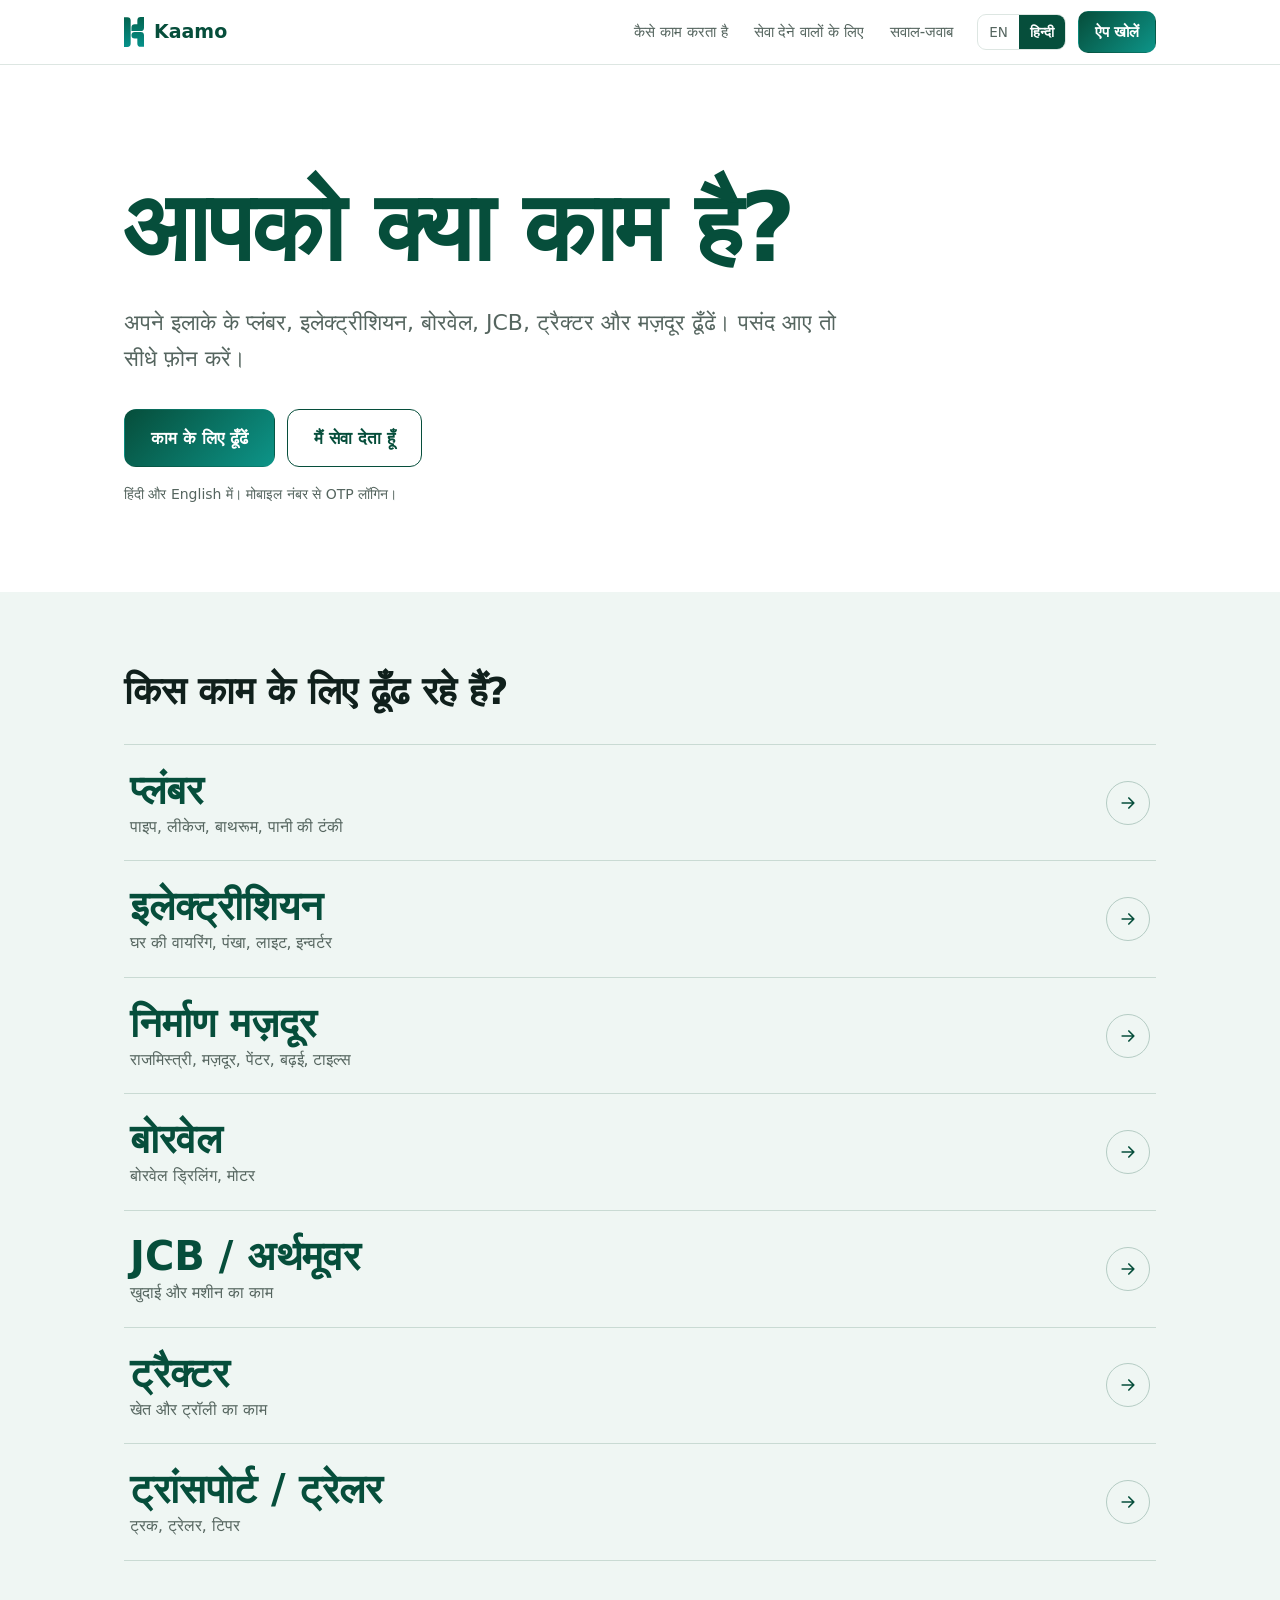
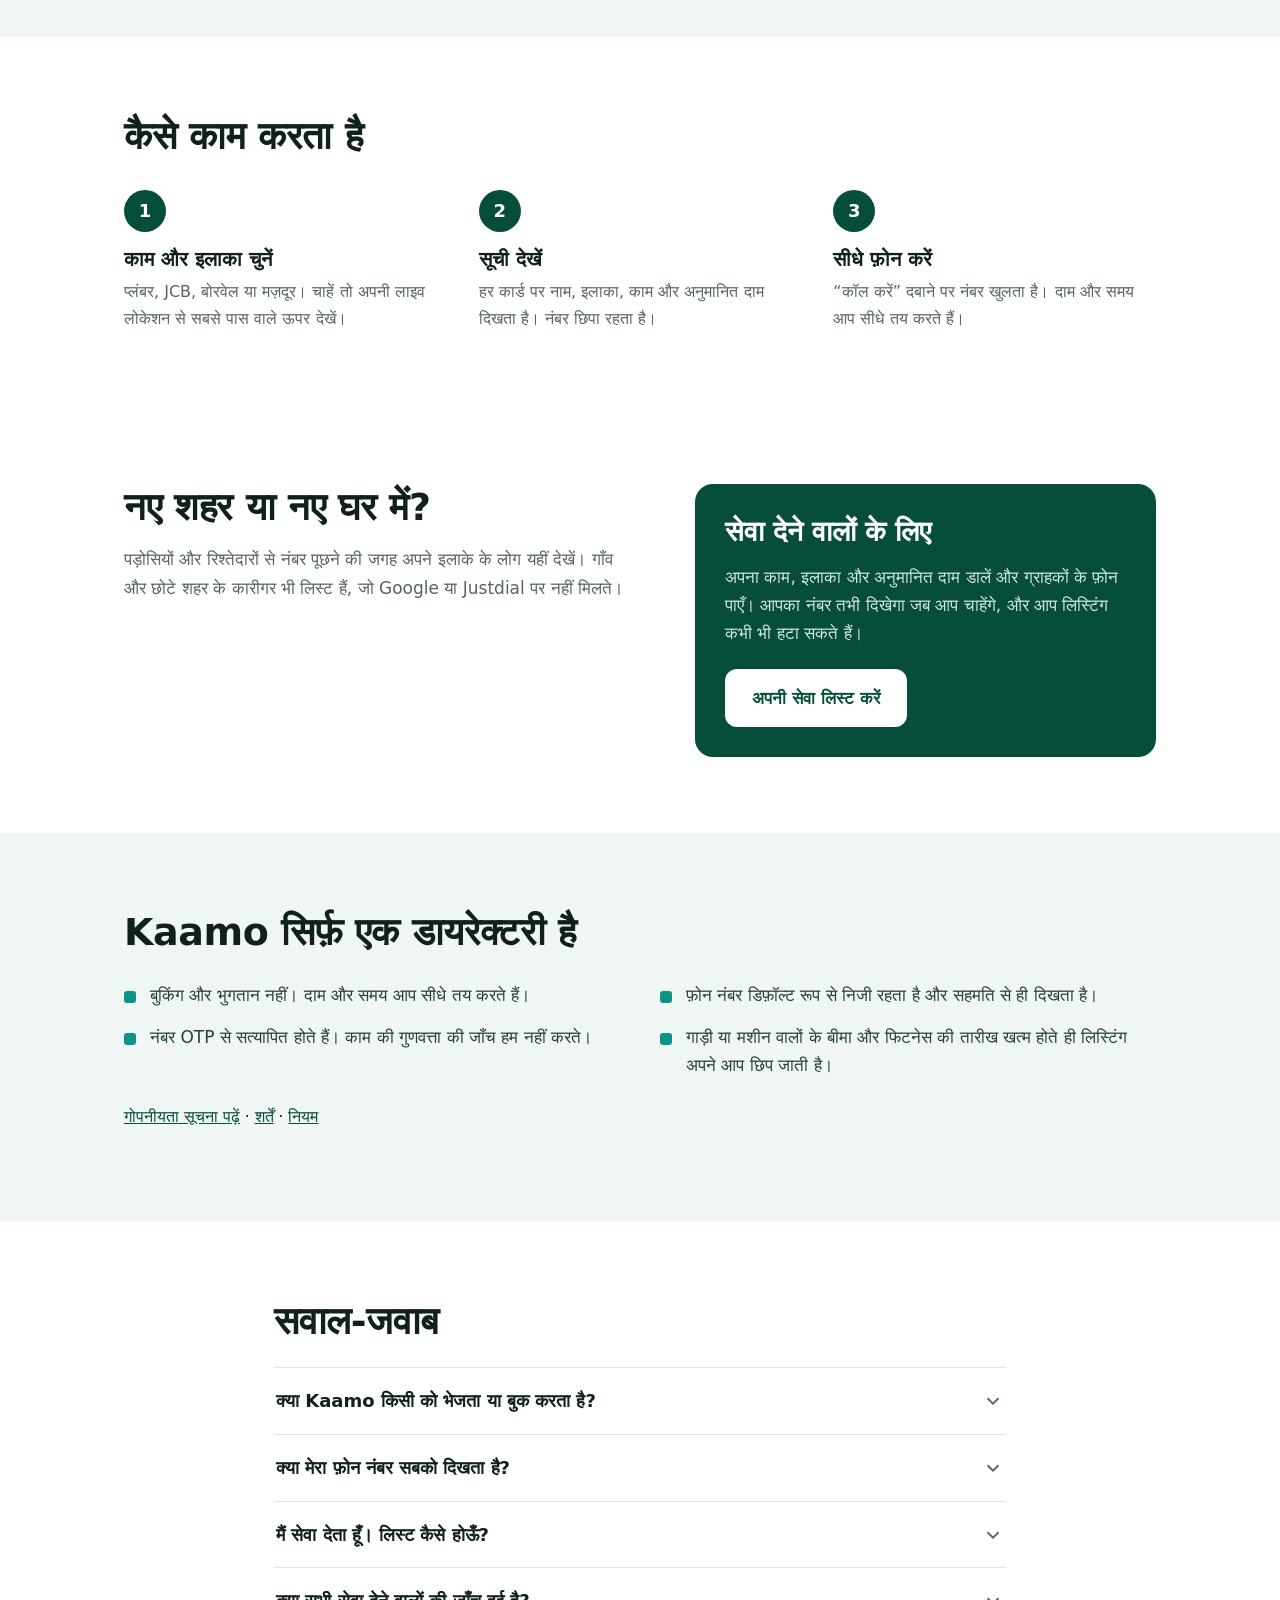
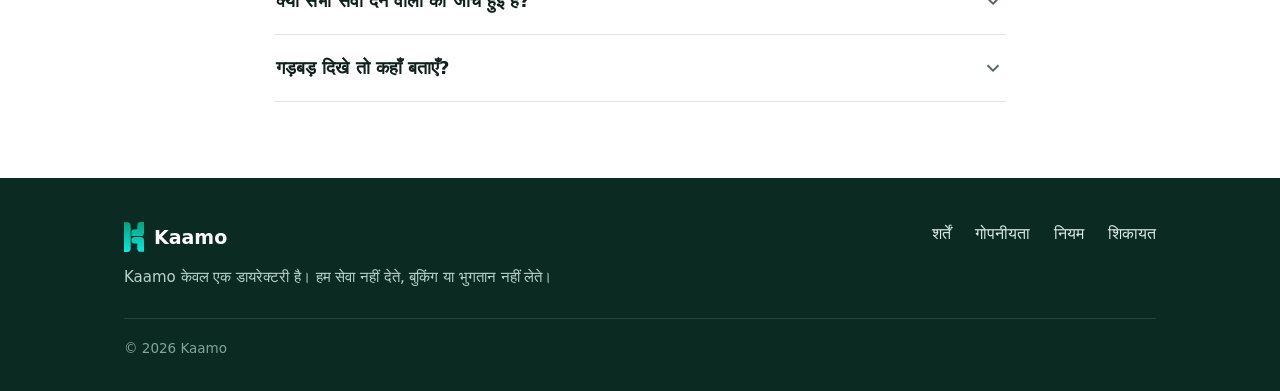
<file: web/index.html>
<!doctype html>
<html lang="hi">
<head>
<meta charset="utf-8">
<meta name="viewport" content="width=device-width, initial-scale=1">
<script>
// Old links: the app used to live at "/". Invite links, the Android form and demo links still arrive here.
if(/[?&](invite|embed|demo|role)=?/.test(location.search))location.replace("app.html"+location.search);
</script>
<title>Kaamo | पास के प्लंबर, JCB, बोरवेल और मज़दूर | Local service providers in India</title>
<meta name="description" content="Kaamo: अपने इलाके के प्लंबर, इलेक्ट्रीशियन, बोरवेल, JCB, ट्रैक्टर, ट्रांसपोर्ट और निर्माण मज़दूर ढूँढें और सीधे फ़ोन पर बात करें। Find local service providers in India and call them directly.">
<meta name="theme-color" content="#064E3B">
<meta property="og:type" content="website"><meta property="og:site_name" content="Kaamo">
<meta property="og:title" content="Kaamo | आपको क्या काम है? What work do you need?">
<meta property="og:description" content="अपने इलाके के प्लंबर, JCB, बोरवेल और मज़दूर ढूँढें, सीधे फ़ोन करें। Find local service providers and call them directly.">
<meta property="og:url" content="https://kaamo-web.vercel.app/">
<meta name="twitter:card" content="summary">
<link rel="canonical" href="https://kaamo-web.vercel.app/">
<link rel="stylesheet" href="landing.css">
<script type="application/ld+json">{"@context": "https://schema.org", "@graph": [{"@type": "WebSite", "name": "Kaamo", "url": "https://kaamo-web.vercel.app/", "inLanguage": ["hi", "en"], "description": "Find local plumbers, electricians, borewell, JCB, tractor, transport and construction workers in India and call them directly."}, {"@type": "FAQPage", "mainEntity": [{"@type": "Question", "name": "Does Kaamo book or send someone to my door?", "acceptedAnswer": {"@type": "Answer", "text": "No. Kaamo is a directory only. We do not take bookings or payments, and we do not guarantee the work. You talk to the service provider directly and agree everything with them."}}, {"@type": "Question", "name": "Is my phone number shown to everyone?", "acceptedAnswer": {"@type": "Answer", "text": "No. A service provider's number stays hidden unless they choose to show it. Customers' numbers are not shown in the directory."}}, {"@type": "Question", "name": "I provide a service. How do I get listed?", "acceptedAnswer": {"@type": "Answer", "text": "Choose “Service provider”, sign in with an OTP on your mobile number and fill in the form. You can remove your listing at any time."}}, {"@type": "Question", "name": "Are all providers checked?", "acceptedAnswer": {"@type": "Answer", "text": "Listing details are filled in by the providers themselves. Phone numbers are confirmed by OTP, but Kaamo does not check the quality of anyone's work. Please ask around before you hire."}}, {"@type": "Question", "name": "Where do I report a problem?", "acceptedAnswer": {"@type": "Answer", "text": "Every card has a Report button, and you can also use the grievance page. We aim to acknowledge within 24 hours and resolve within 15 days."}}]}]}</script>
</head>
<body class="lang-hi">
<a class="skip" href="#main"><span lang="hi">मुख्य सामग्री पर जाएँ</span><span lang="en">Skip to content</span></a>
<header class="nav"><div class="in">
  <a class="brand" href="./"><svg viewBox="0 0 525 781" aria-hidden="true"><defs><linearGradient id="lg" gradientUnits="userSpaceOnUse" x1="0" y1="177" x2="0" y2="958"><stop offset="0" stop-color="#036450"/><stop offset="1" stop-color="#05918A"/></linearGradient></defs><g transform="translate(-377,-177)"><path fill="url(#lg)" d="M377,180H464A88,88 0 0 1 552,268V870A88,88 0 0 1 464,958H377Z M815,177H902V453A88,88 0 0 1 814,541H572V453A88,88 0 0 1 660,365H727V265A88,88 0 0 1 815,177Z M572,653A88,88 0 0 1 660,565H814A88,88 0 0 1 902,653V955H815A88,88 0 0 1 727,867V740H660A88,88 0 0 1 572,653Z"/></g></svg><b>Kaamo</b></a>
  <nav aria-label="Main"><a href="#how"><span lang="hi">कैसे काम करता है</span><span lang="en">How it works</span></a><a href="#providers"><span lang="hi">सेवा देने वालों के लिए</span><span lang="en">For providers</span></a><a href="#faq"><span lang="hi">सवाल-जवाब</span><span lang="en">Questions</span></a></nav>
  <div class="tools"><div class="seg" role="group" aria-label="Language"><button data-l="en">EN</button><button data-l="hi">हिन्दी</button></div><a class="btn sm" href="app.html"><span lang="hi">ऐप खोलें</span><span lang="en">Open app</span></a></div>
</div></header>
<main id="main">
<section class="hero"><div class="in">
  <h1><span lang="hi">आपको क्या काम है?</span><span lang="en">What work do you need done?</span></h1>
  <p lang="hi">अपने इलाके के प्लंबर, इलेक्ट्रीशियन, बोरवेल, JCB, ट्रैक्टर और मज़दूर ढूँढें। पसंद आए तो सीधे फ़ोन करें।</p><p lang="en">Find plumbers, electricians, borewell and JCB operators, tractor owners and labour near you. Call the one you like, directly.</p>
  <div class="cta"><a class="btn" href="app.html?role=customer"><span lang="hi">काम के लिए ढूँढें</span><span lang="en">Find someone for a job</span></a><a class="btn ghost" href="app.html?role=partner"><span lang="hi">मैं सेवा देता हूँ</span><span lang="en">I provide a service</span></a></div>
  <p class="fine"><span lang="hi">हिंदी और English में। मोबाइल नंबर से OTP लॉगिन।</span><span lang="en">In Hindi and English. Sign in with an OTP on your mobile number.</span></p>
</div></section>

<section class="jobs" aria-labelledby="jobs-h"><div class="in">
  <h2 id="jobs-h"><span lang="hi">किस काम के लिए ढूँढ रहे हैं?</span><span lang="en">What are you looking for?</span></h2>
  <ul class="joblist"><li><a href="app.html?role=customer&amp;cat=plumber"><span class="jn"><span lang="hi">प्लंबर</span><span lang="en">Plumber</span></span><span class="jh"><span lang="hi">पाइप, लीकेज, बाथरूम, पानी की टंकी</span><span lang="en">Pipes, leaks, bathrooms, water tanks</span></span><span class="go" aria-hidden="true"><svg viewBox="0 0 24 24"><path d="M5 12h14M13 6l6 6-6 6"/></svg></span></a></li>
<li><a href="app.html?role=customer&amp;cat=electrician"><span class="jn"><span lang="hi">इलेक्ट्रीशियन</span><span lang="en">Electrician</span></span><span class="jh"><span lang="hi">घर की वायरिंग, पंखा, लाइट, इन्वर्टर</span><span lang="en">House wiring, fans, lights, inverters</span></span><span class="go" aria-hidden="true"><svg viewBox="0 0 24 24"><path d="M5 12h14M13 6l6 6-6 6"/></svg></span></a></li>
<li><a href="app.html?role=customer&amp;cat=construction"><span class="jn"><span lang="hi">निर्माण मज़दूर</span><span lang="en">Construction workers</span></span><span class="jh"><span lang="hi">राजमिस्त्री, मज़दूर, पेंटर, बढ़ई, टाइल्स</span><span lang="en">Masons, labour, painters, carpenters, tiles</span></span><span class="go" aria-hidden="true"><svg viewBox="0 0 24 24"><path d="M5 12h14M13 6l6 6-6 6"/></svg></span></a></li>
<li><a href="app.html?role=customer&amp;cat=borewell"><span class="jn"><span lang="hi">बोरवेल</span><span lang="en">Borewell</span></span><span class="jh"><span lang="hi">बोरवेल ड्रिलिंग, मोटर</span><span lang="en">Borewell drilling, motors</span></span><span class="go" aria-hidden="true"><svg viewBox="0 0 24 24"><path d="M5 12h14M13 6l6 6-6 6"/></svg></span></a></li>
<li><a href="app.html?role=customer&amp;cat=jcb"><span class="jn"><span lang="hi">JCB / अर्थमूवर</span><span lang="en">JCB and earthmovers</span></span><span class="jh"><span lang="hi">खुदाई और मशीन का काम</span><span lang="en">Digging and machine work</span></span><span class="go" aria-hidden="true"><svg viewBox="0 0 24 24"><path d="M5 12h14M13 6l6 6-6 6"/></svg></span></a></li>
<li><a href="app.html?role=customer&amp;cat=tractor"><span class="jn"><span lang="hi">ट्रैक्टर</span><span lang="en">Tractors</span></span><span class="jh"><span lang="hi">खेत और ट्रॉली का काम</span><span lang="en">Farm and trolley work</span></span><span class="go" aria-hidden="true"><svg viewBox="0 0 24 24"><path d="M5 12h14M13 6l6 6-6 6"/></svg></span></a></li>
<li><a href="app.html?role=customer&amp;cat=transport"><span class="jn"><span lang="hi">ट्रांसपोर्ट / ट्रेलर</span><span lang="en">Transport and trailers</span></span><span class="jh"><span lang="hi">ट्रक, ट्रेलर, टिपर</span><span lang="en">Trucks, trailers, tippers</span></span><span class="go" aria-hidden="true"><svg viewBox="0 0 24 24"><path d="M5 12h14M13 6l6 6-6 6"/></svg></span></a></li></ul>
</div></section>

<section class="how" id="how"><div class="in">
  <h2><span lang="hi">कैसे काम करता है</span><span lang="en">How it works</span></h2>
  <ol class="steps"><li><b class="n">1</b><div><h3><span lang="hi">काम और इलाका चुनें</span><span lang="en">Pick the work and your area</span></h3><p lang="hi">प्लंबर, JCB, बोरवेल या मज़दूर। चाहें तो अपनी लाइव लोकेशन से सबसे पास वाले ऊपर देखें।</p><p lang="en">Plumber, JCB, borewell or labour. Allow your location if you want the nearest ones first.</p></div></li>
<li><b class="n">2</b><div><h3><span lang="hi">सूची देखें</span><span lang="en">Browse the list</span></h3><p lang="hi">हर कार्ड पर नाम, इलाका, काम और अनुमानित दाम दिखता है। नंबर छिपा रहता है।</p><p lang="en">Each card shows the name, area, work and an indicative rate. The number stays hidden.</p></div></li>
<li><b class="n">3</b><div><h3><span lang="hi">सीधे फ़ोन करें</span><span lang="en">Call them directly</span></h3><p lang="hi">“कॉल करें” दबाने पर नंबर खुलता है। दाम और समय आप सीधे तय करते हैं।</p><p lang="en">Tap Call to reveal the number. You agree on price and time directly with them.</p></div></li></ol>
</div></section>

<section class="who"><div class="in two">
  <div><h2><span lang="hi">नए शहर या नए घर में?</span><span lang="en">New to a city or a house?</span></h2>
    <p lang="hi">पड़ोसियों और रिश्तेदारों से नंबर पूछने की जगह अपने इलाके के लोग यहीं देखें। गाँव और छोटे शहर के कारीगर भी लिस्ट हैं, जो Google या Justdial पर नहीं मिलते।</p><p lang="en">Instead of asking neighbours and relatives for a number, look up people around you here, including village and small-town workers you will not find on Google or Justdial.</p></div>
  <div class="panel" id="providers"><h2><span lang="hi">सेवा देने वालों के लिए</span><span lang="en">For service providers</span></h2>
    <p lang="hi">अपना काम, इलाका और अनुमानित दाम डालें और ग्राहकों के फ़ोन पाएँ। आपका नंबर तभी दिखेगा जब आप चाहेंगे, और आप लिस्टिंग कभी भी हटा सकते हैं।</p><p lang="en">Add your work, area and an indicative rate and get calls from customers. Your number is shown only when you choose, and you can remove your listing at any time.</p>
    <a class="btn" href="app.html?role=partner"><span lang="hi">अपनी सेवा लिस्ट करें</span><span lang="en">List your service</span></a></div>
</div></section>

<section class="trust"><div class="in">
  <h2><span lang="hi">Kaamo सिर्फ़ एक डायरेक्टरी है</span><span lang="en">Kaamo is a directory, nothing more</span></h2>
  <ul class="facts">
    <li><span lang="hi">बुकिंग और भुगतान नहीं। दाम और समय आप सीधे तय करते हैं।</span><span lang="en">No bookings and no payments. You agree price and time directly.</span></li>
    <li><span lang="hi">फ़ोन नंबर डिफ़ॉल्ट रूप से निजी रहता है और सहमति से ही दिखता है।</span><span lang="en">Phone numbers are private by default and shown only with consent.</span></li>
    <li><span lang="hi">नंबर OTP से सत्यापित होते हैं। काम की गुणवत्ता की जाँच हम नहीं करते।</span><span lang="en">Numbers are confirmed by OTP. We do not check the quality of the work.</span></li>
    <li><span lang="hi">गाड़ी या मशीन वालों के बीमा और फिटनेस की तारीख खत्म होते ही लिस्टिंग अपने आप छिप जाती है।</span><span lang="en">Listings for vehicles and machines hide themselves when the insurance or fitness date passes.</span></li>
  </ul>
  <p class="more"><a href="privacy.html"><span lang="hi">गोपनीयता सूचना पढ़ें</span><span lang="en">Read the privacy notice</span></a> · <a href="terms.html"><span lang="hi">शर्तें</span><span lang="en">Terms</span></a> · <a href="rules.html"><span lang="hi">नियम</span><span lang="en">Rules</span></a></p>
</div></section>

<section class="faq" id="faq"><div class="in">
  <h2><span lang="hi">सवाल-जवाब</span><span lang="en">Questions</span></h2>
  <details><summary><span lang="hi">क्या Kaamo किसी को भेजता या बुक करता है?</span><span lang="en">Does Kaamo book or send someone to my door?</span><svg viewBox="0 0 24 24" aria-hidden="true"><path d="M6 9l6 6 6-6"/></svg></summary><p lang="hi">नहीं। Kaamo सिर्फ़ एक डायरेक्टरी है। हम बुकिंग, भुगतान या काम की गारंटी नहीं देते। आप सेवा देने वाले से सीधे बात करके सब तय करते हैं।</p><p lang="en">No. Kaamo is a directory only. We do not take bookings or payments, and we do not guarantee the work. You talk to the service provider directly and agree everything with them.</p></details>
<details><summary><span lang="hi">क्या मेरा फ़ोन नंबर सबको दिखता है?</span><span lang="en">Is my phone number shown to everyone?</span><svg viewBox="0 0 24 24" aria-hidden="true"><path d="M6 9l6 6 6-6"/></svg></summary><p lang="hi">नहीं। सेवा देने वाले का नंबर तब तक छिपा रहता है जब तक वह खुद “नंबर दिखाएँ” न चुने। डायरेक्टरी में ग्राहकों के नंबर नहीं दिखाए जाते।</p><p lang="en">No. A service provider's number stays hidden unless they choose to show it. Customers' numbers are not shown in the directory.</p></details>
<details><summary><span lang="hi">मैं सेवा देता हूँ। लिस्ट कैसे होऊँ?</span><span lang="en">I provide a service. How do I get listed?</span><svg viewBox="0 0 24 24" aria-hidden="true"><path d="M6 9l6 6 6-6"/></svg></summary><p lang="hi">“सेवा देने वाले” चुनें, मोबाइल नंबर से OTP लेकर लॉगिन करें और फ़ॉर्म भरें। आप कभी भी अपनी लिस्टिंग हटा सकते हैं।</p><p lang="en">Choose “Service provider”, sign in with an OTP on your mobile number and fill in the form. You can remove your listing at any time.</p></details>
<details><summary><span lang="hi">क्या सभी सेवा देने वालों की जाँच हुई है?</span><span lang="en">Are all providers checked?</span><svg viewBox="0 0 24 24" aria-hidden="true"><path d="M6 9l6 6 6-6"/></svg></summary><p lang="hi">लिस्टिंग की जानकारी सेवा देने वाले खुद भरते हैं। नंबर OTP से सत्यापित होता है, पर काम की गुणवत्ता की जाँच Kaamo नहीं करता। काम देने से पहले खुद पूछताछ करें।</p><p lang="en">Listing details are filled in by the providers themselves. Phone numbers are confirmed by OTP, but Kaamo does not check the quality of anyone's work. Please ask around before you hire.</p></details>
<details><summary><span lang="hi">गड़बड़ दिखे तो कहाँ बताएँ?</span><span lang="en">Where do I report a problem?</span><svg viewBox="0 0 24 24" aria-hidden="true"><path d="M6 9l6 6 6-6"/></svg></summary><p lang="hi">हर कार्ड पर “रिपोर्ट” बटन है। आप शिकायत पेज से भी लिख सकते हैं। हम 24 घंटे में पावती और 15 दिन में जवाब देने का लक्ष्य रखते हैं।</p><p lang="en">Every card has a Report button, and you can also use the grievance page. We aim to acknowledge within 24 hours and resolve within 15 days.</p></details>
</div></section>
</main>
<footer><div class="in">
  <div class="fl"><a class="brand" href="./"><svg viewBox="0 0 525 781" aria-hidden="true"><defs><linearGradient id="lg" gradientUnits="userSpaceOnUse" x1="0" y1="177" x2="0" y2="958"><stop offset="0" stop-color="#036450"/><stop offset="1" stop-color="#05918A"/></linearGradient></defs><g transform="translate(-377,-177)"><path fill="url(#lg)" d="M377,180H464A88,88 0 0 1 552,268V870A88,88 0 0 1 464,958H377Z M815,177H902V453A88,88 0 0 1 814,541H572V453A88,88 0 0 1 660,365H727V265A88,88 0 0 1 815,177Z M572,653A88,88 0 0 1 660,565H814A88,88 0 0 1 902,653V955H815A88,88 0 0 1 727,867V740H660A88,88 0 0 1 572,653Z"/></g></svg><b>Kaamo</b></a><p lang="hi">Kaamo केवल एक डायरेक्टरी है। हम सेवा नहीं देते, बुकिंग या भुगतान नहीं लेते।</p><p lang="en">Kaamo is a directory only. We do not provide services or take bookings or payments.</p></div>
  <nav class="fr" aria-label="Legal"><a href="terms.html"><span lang="hi">शर्तें</span><span lang="en">Terms</span></a><a href="privacy.html"><span lang="hi">गोपनीयता</span><span lang="en">Privacy</span></a><a href="rules.html"><span lang="hi">नियम</span><span lang="en">Rules</span></a><a href="grievance.html"><span lang="hi">शिकायत</span><span lang="en">Grievance</span></a></nav>
  <p class="copy">© 2026 Kaamo</p>
</div></footer>
<script src="landing.js"></script>
</body></html>
</file>
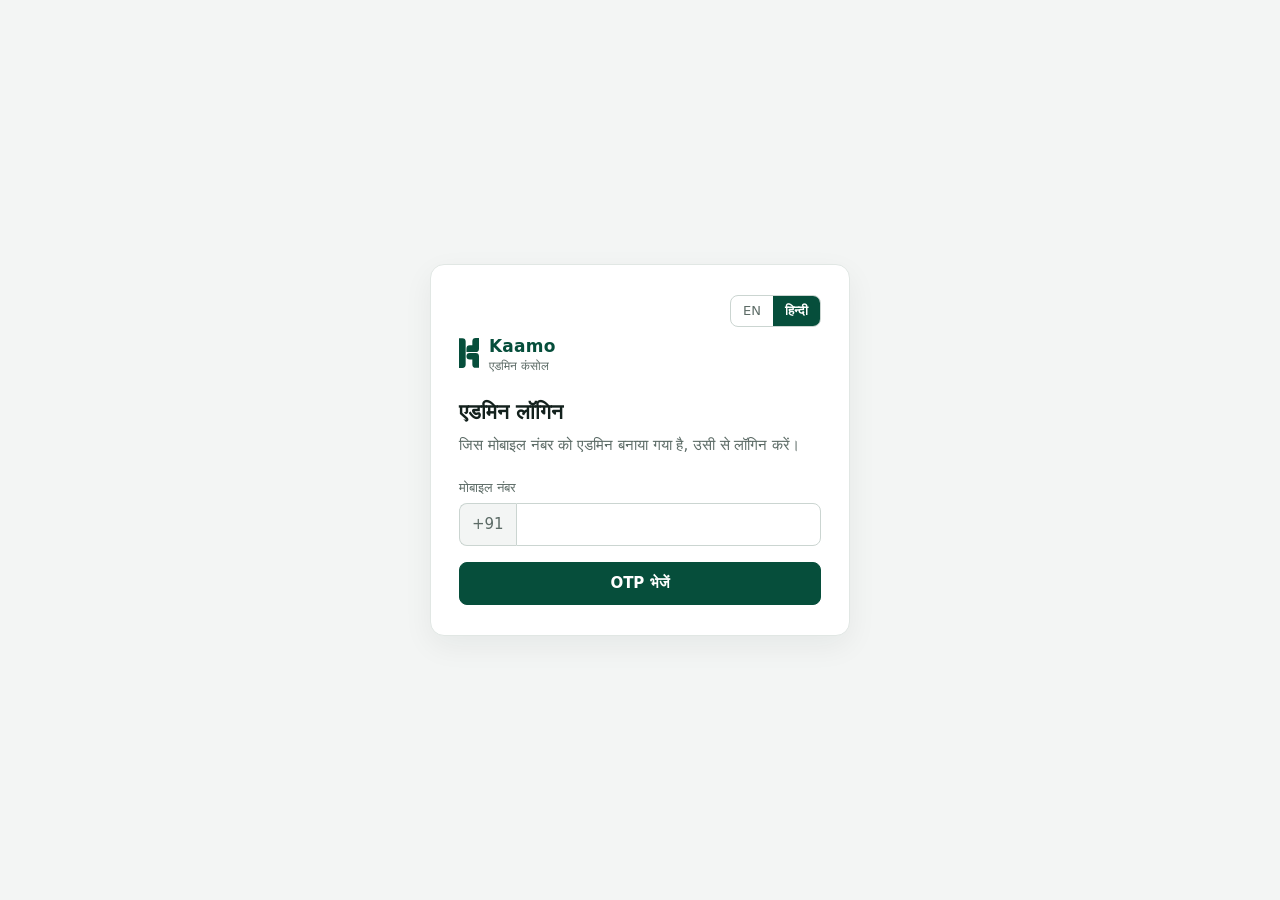
<file: web/admin.html>
<!doctype html>
<html lang="hi">
<head>
  <meta charset="utf-8">
  <meta name="viewport" content="width=device-width, initial-scale=1">
  <meta name="robots" content="noindex,nofollow">
  <meta name="theme-color" content="#064E3B">
  <title>Kaamo Admin</title>
  <link rel="stylesheet" href="admin.css">
</head>
<body>
  <noscript>Kaamo Admin needs JavaScript.</noscript>
  <div id="app"></div>
  <dialog id="dlg"></dialog>
  <div id="toast" class="toast" role="status" hidden></div>
  <script src="config.js"></script>
  <script src="defaults.js"></script>
  <script src="admin.js"></script>
</body>
</html>
</file>
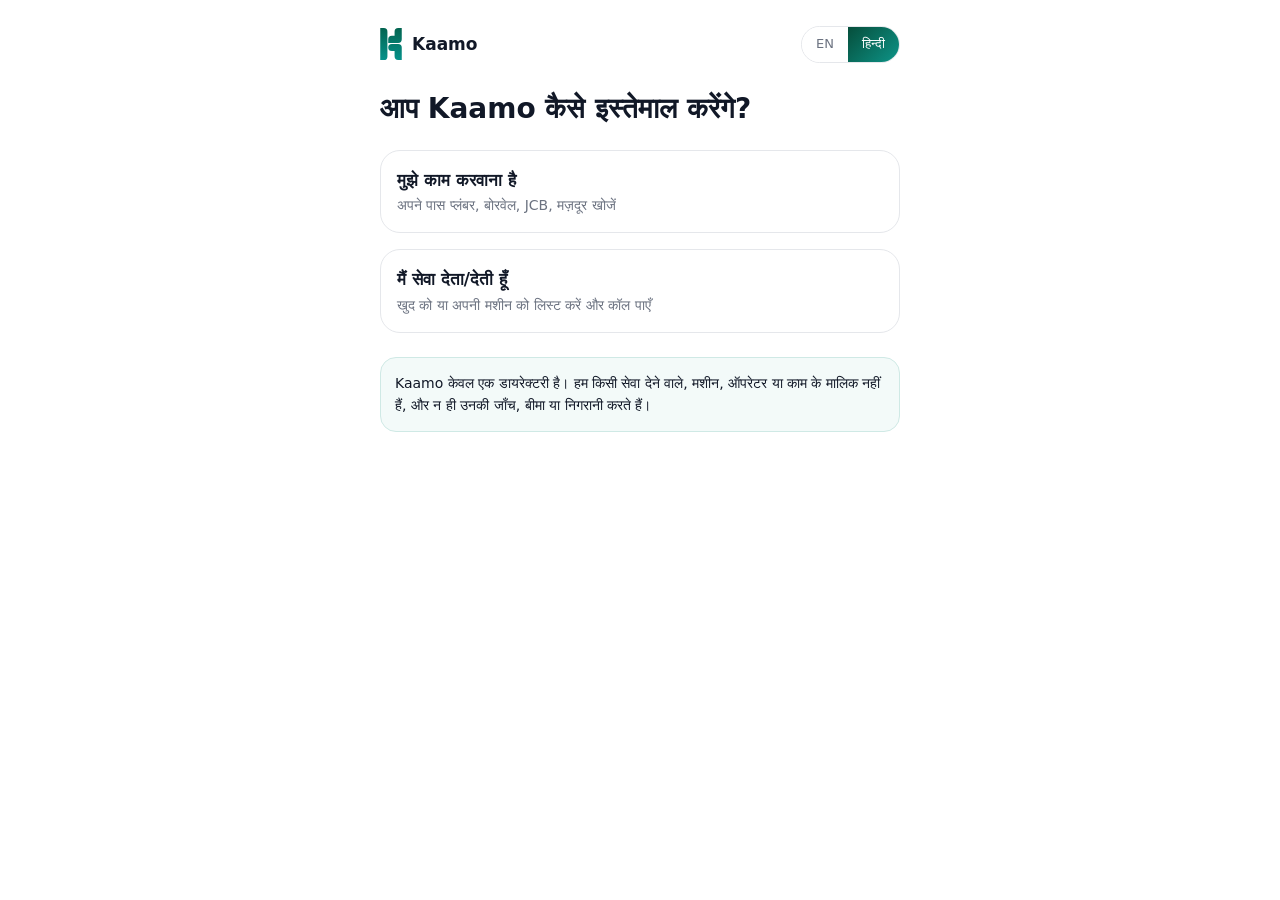
<file: web/app.html>
<!doctype html>
<html lang="en">
<head>
  <meta charset="utf-8">
  <meta name="viewport" content="width=device-width, initial-scale=1, viewport-fit=cover">
  <meta name="theme-color" content="#ffffff">
  <meta name="robots" content="noindex,follow">
  <title>Kaamo</title>
  <link rel="stylesheet" href="styles.css">
</head>
<body>
  <noscript>Kaamo needs JavaScript to run.</noscript>
  <main id="app" aria-live="polite"></main>
  <div id="sheet-root"></div>
  <div id="toast" class="toast" role="status" hidden></div>
  <script src="config.js"></script>
  <script src="defaults.js"></script>
  <script src="geo.js"></script>
  <script src="app.js"></script>
</body>
</html>
</file>
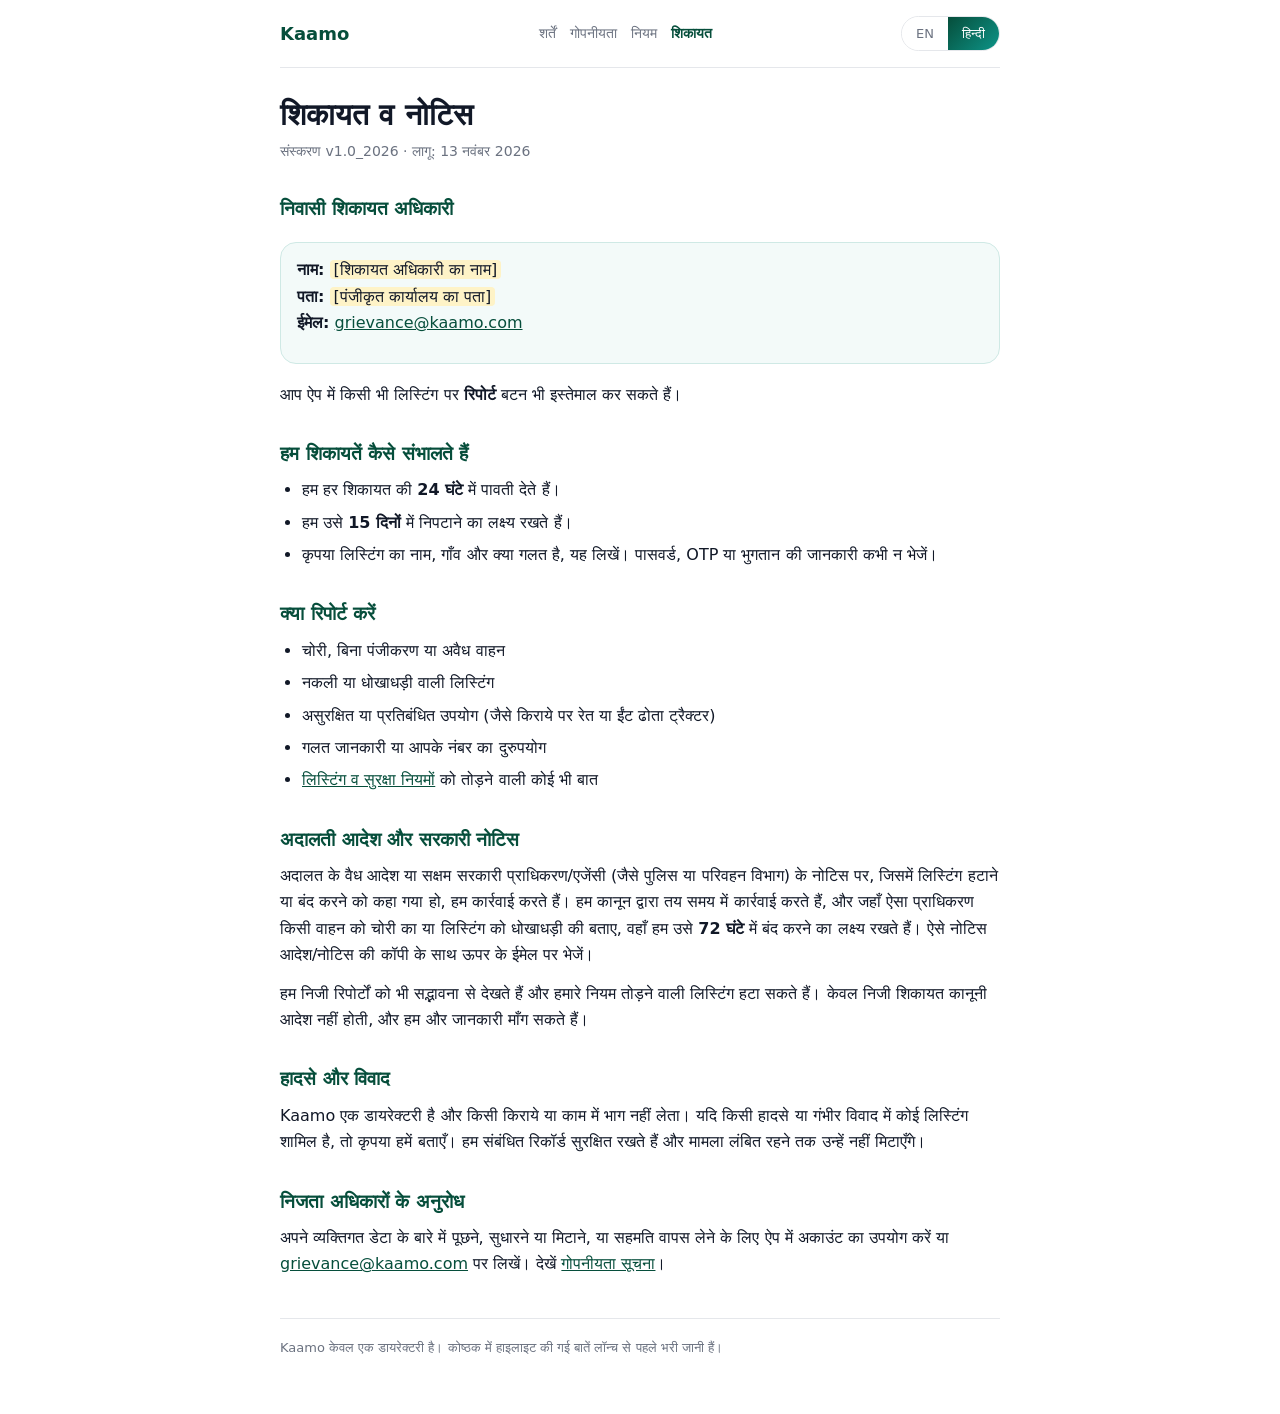
<file: web/grievance.html>
<!doctype html>
<html lang="hi">
<head><meta charset="utf-8"><meta name="viewport" content="width=device-width, initial-scale=1">
<title>Grievance & Notices · Kaamo</title><meta name="robots" content="index,follow">
<link rel="stylesheet" href="policy.css"></head>
<body class="lang-hi"><div class="wrap">
<header class="bar"><a class="brand" href="./">Kaamo</a><nav class="links"><a href="terms.html"><span lang="en">Terms</span><span lang="hi">शर्तें</span></a><a href="privacy.html"><span lang="en">Privacy</span><span lang="hi">गोपनीयता</span></a><a href="rules.html"><span lang="en">Rules</span><span lang="hi">नियम</span></a><a href="grievance.html" class="on"><span lang="en">Grievance</span><span lang="hi">शिकायत</span></a></nav><div class="seg"><button data-l="en">EN</button><button data-l="hi">हिन्दी</button></div></header>
<h1><span lang="en">Grievance & Notices</span><span lang="hi">शिकायत व नोटिस</span></h1>
<p class="meta"><span lang="en">Version v1.0_2026 · Effective 13 November 2026</span><span lang="hi">संस्करण v1.0_2026 · लागू: 13 नवंबर 2026</span></p>
<section lang="en"><h2>Resident Grievance Officer</h2><div class="box"><p><b>Name:</b> <span class="ph">[Name of Resident Grievance Officer]</span><br><b>Address:</b> <span class="ph">[Registered office address]</span><br><b>Email:</b> <a href="mailto:grievance@kaamo.com">grievance@kaamo.com</a></p></div>
 <p>You can also use the <b>Report</b> button on any listing in the app.</p></section><section lang="en"><h2>How we handle complaints</h2><ul><li>We acknowledge every complaint within <b>24 hours</b>.</li><li>We aim to resolve it within <b>15 days</b>.</li><li>Please include the listing name, village and what is wrong. Never send passwords, OTPs or payment details.</li></ul></section><section lang="en"><h2>What to report</h2><ul><li>A stolen, unregistered or illegal vehicle</li><li>A fake or fraudulent listing</li><li>Unsafe or prohibited use (for example a tractor carrying sand or bricks for hire)</li><li>Wrong information or misuse of your number</li><li>Anything that breaks the <a href="rules.html">Listing &amp; Safety Rules</a></li></ul></section><section lang="en"><h2>Court orders and government notices</h2><p>We act on a valid order of a court or a notice from a competent government authority or agency (for example police or the transport department) directing us to remove or disable a listing. We act within the time the law requires, and where a vehicle is reported stolen or a listing is reported as fraud by such authority, we aim to disable it within <b>72 hours</b>. Send such notices to the email above with the order or notice attached.</p>
 <p>We also review private reports in good faith and may remove listings that break our rules. A private complaint alone is not a legal order, and we may ask for more information.</p></section><section lang="en"><h2>Accidents and disputes</h2><p>Kaamo is a directory and does not take part in any hire or work. If an accident or serious dispute involves a listing, please tell us. We preserve the relevant records and will not delete them while a matter is pending.</p></section><section lang="en"><h2>Privacy rights requests</h2><p>To ask about, correct or erase your personal data, or to withdraw consent, use Account in the app or write to <a href="mailto:grievance@kaamo.com">grievance@kaamo.com</a>. See the <a href="privacy.html">Privacy Notice</a>.</p></section><section lang="hi"><h2>निवासी शिकायत अधिकारी</h2><div class="box"><p><b>नाम:</b> <span class="ph">[शिकायत अधिकारी का नाम]</span><br><b>पता:</b> <span class="ph">[पंजीकृत कार्यालय का पता]</span><br><b>ईमेल:</b> <a href="mailto:grievance@kaamo.com">grievance@kaamo.com</a></p></div>
 <p>आप ऐप में किसी भी लिस्टिंग पर <b>रिपोर्ट</b> बटन भी इस्तेमाल कर सकते हैं।</p></section><section lang="hi"><h2>हम शिकायतें कैसे संभालते हैं</h2><ul><li>हम हर शिकायत की <b>24 घंटे</b> में पावती देते हैं।</li><li>हम उसे <b>15 दिनों</b> में निपटाने का लक्ष्य रखते हैं।</li><li>कृपया लिस्टिंग का नाम, गाँव और क्या गलत है, यह लिखें। पासवर्ड, OTP या भुगतान की जानकारी कभी न भेजें।</li></ul></section><section lang="hi"><h2>क्या रिपोर्ट करें</h2><ul><li>चोरी, बिना पंजीकरण या अवैध वाहन</li><li>नकली या धोखाधड़ी वाली लिस्टिंग</li><li>असुरक्षित या प्रतिबंधित उपयोग (जैसे किराये पर रेत या ईंट ढोता ट्रैक्टर)</li><li>गलत जानकारी या आपके नंबर का दुरुपयोग</li><li><a href="rules.html">लिस्टिंग व सुरक्षा नियमों</a> को तोड़ने वाली कोई भी बात</li></ul></section><section lang="hi"><h2>अदालती आदेश और सरकारी नोटिस</h2><p>अदालत के वैध आदेश या सक्षम सरकारी प्राधिकरण/एजेंसी (जैसे पुलिस या परिवहन विभाग) के नोटिस पर, जिसमें लिस्टिंग हटाने या बंद करने को कहा गया हो, हम कार्रवाई करते हैं। हम कानून द्वारा तय समय में कार्रवाई करते हैं, और जहाँ ऐसा प्राधिकरण किसी वाहन को चोरी का या लिस्टिंग को धोखाधड़ी की बताए, वहाँ हम उसे <b>72 घंटे</b> में बंद करने का लक्ष्य रखते हैं। ऐसे नोटिस आदेश/नोटिस की कॉपी के साथ ऊपर के ईमेल पर भेजें।</p>
 <p>हम निजी रिपोर्टों को भी सद्भावना से देखते हैं और हमारे नियम तोड़ने वाली लिस्टिंग हटा सकते हैं। केवल निजी शिकायत कानूनी आदेश नहीं होती, और हम और जानकारी माँग सकते हैं।</p></section><section lang="hi"><h2>हादसे और विवाद</h2><p>Kaamo एक डायरेक्टरी है और किसी किराये या काम में भाग नहीं लेता। यदि किसी हादसे या गंभीर विवाद में कोई लिस्टिंग शामिल है, तो कृपया हमें बताएँ। हम संबंधित रिकॉर्ड सुरक्षित रखते हैं और मामला लंबित रहने तक उन्हें नहीं मिटाएँगे।</p></section><section lang="hi"><h2>निजता अधिकारों के अनुरोध</h2><p>अपने व्यक्तिगत डेटा के बारे में पूछने, सुधारने या मिटाने, या सहमति वापस लेने के लिए ऐप में अकाउंट का उपयोग करें या <a href="mailto:grievance@kaamo.com">grievance@kaamo.com</a> पर लिखें। देखें <a href="privacy.html">गोपनीयता सूचना</a>।</p></section>
<footer><span lang="en">Kaamo is a directory only. Highlighted items in brackets are to be completed before launch.</span><span lang="hi">Kaamo केवल एक डायरेक्टरी है। कोष्ठक में हाइलाइट की गई बातें लॉन्च से पहले भरी जानी हैं।</span></footer>
</div><script src="policy.js"></script></body></html>
</file>
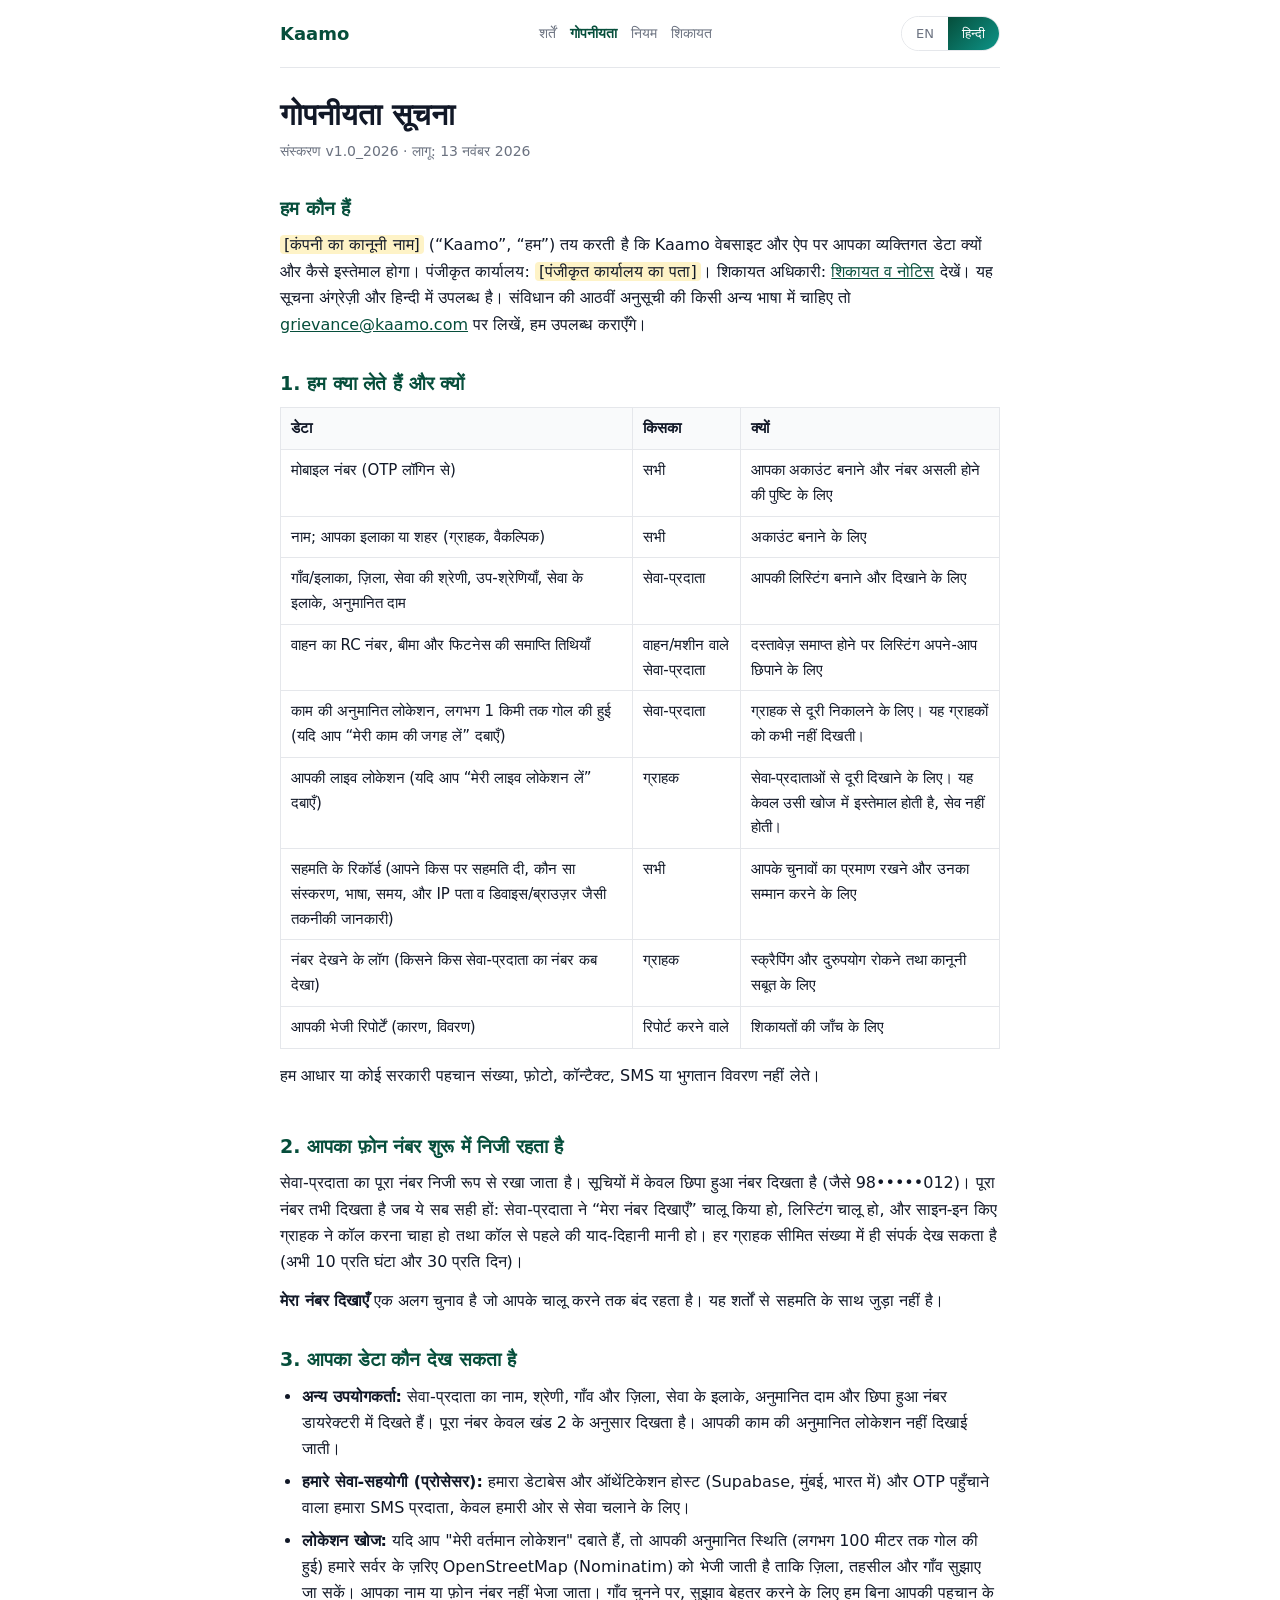
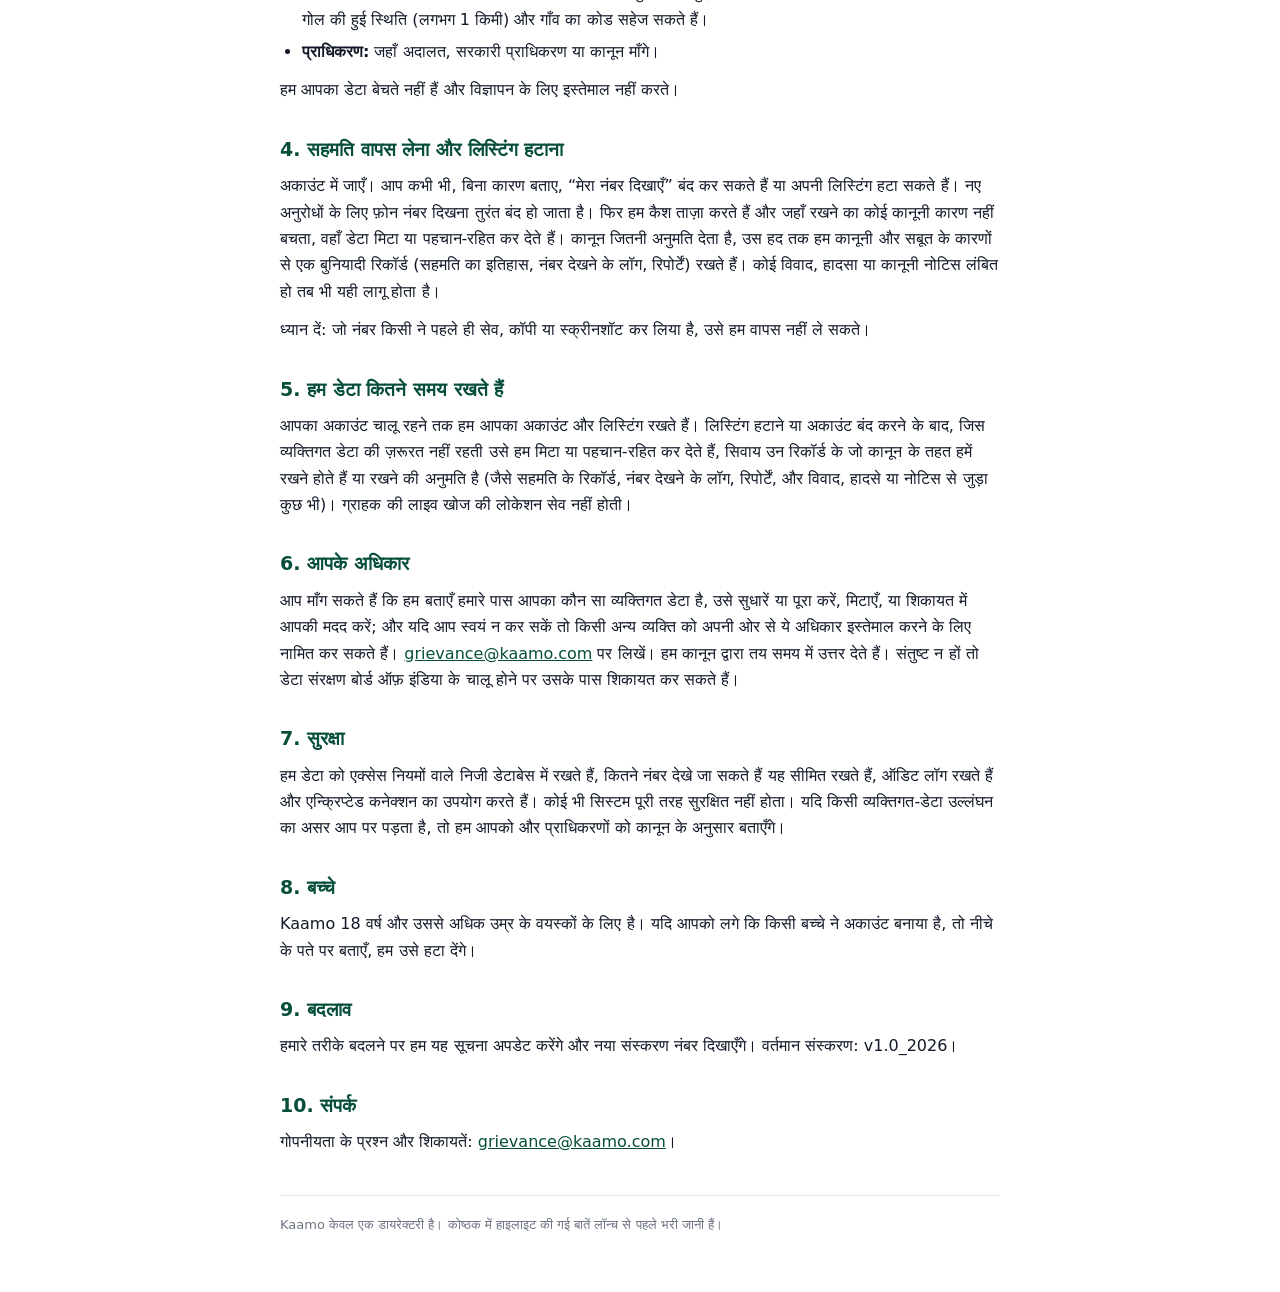
<file: web/privacy.html>
<!doctype html>
<html lang="hi">
<head><meta charset="utf-8"><meta name="viewport" content="width=device-width, initial-scale=1">
<title>Privacy Notice · Kaamo</title><meta name="robots" content="index,follow">
<link rel="stylesheet" href="policy.css"></head>
<body class="lang-hi"><div class="wrap">
<header class="bar"><a class="brand" href="./">Kaamo</a><nav class="links"><a href="terms.html"><span lang="en">Terms</span><span lang="hi">शर्तें</span></a><a href="privacy.html" class="on"><span lang="en">Privacy</span><span lang="hi">गोपनीयता</span></a><a href="rules.html"><span lang="en">Rules</span><span lang="hi">नियम</span></a><a href="grievance.html"><span lang="en">Grievance</span><span lang="hi">शिकायत</span></a></nav><div class="seg"><button data-l="en">EN</button><button data-l="hi">हिन्दी</button></div></header>
<h1><span lang="en">Privacy Notice</span><span lang="hi">गोपनीयता सूचना</span></h1>
<p class="meta"><span lang="en">Version v1.0_2026 · Effective 13 November 2026</span><span lang="hi">संस्करण v1.0_2026 · लागू: 13 नवंबर 2026</span></p>
<section lang="en"><h2>Who we are</h2><p><span class="ph">[Company legal name]</span> (“Kaamo”, “we”) decides why and how your personal data is used on the Kaamo website and app. Registered office: <span class="ph">[Registered office address]</span>. Grievance Officer: see <a href="grievance.html">Grievance &amp; Notices</a>. This notice is available in English and Hindi. If you need it in another language of the Eighth Schedule to the Constitution, write to <a href="mailto:grievance@kaamo.com">grievance@kaamo.com</a> and we will provide it.</p></section><section lang="en"><h2>1. What we collect and why</h2><div class="tablewrap"><table><tr><th>Data</th><th>Who</th><th>Why</th></tr>
 <tr><td>Mobile number (via OTP login)</td><td>Everyone</td><td>To create your account and confirm it is a real number</td></tr>
 <tr><td>Name; your area or city (customers, optional)</td><td>Everyone</td><td>To set up your account</td></tr>
 <tr><td>Village / area, district, service category, sub-categories, service areas, indicative rate</td><td>Providers</td><td>To create and show your listing</td></tr>
 <tr><td>Vehicle RC number, insurance and fitness expiry dates</td><td>Providers with vehicles or machines</td><td>To hide your listing automatically when a document expires</td></tr>
 <tr><td>Approximate work location, rounded to about 1 km (if you tap “Use my work location”)</td><td>Providers</td><td>To work out how far you are from a customer. It is never shown to customers.</td></tr>
 <tr><td>Your live location (if you tap “Use my live location”)</td><td>Customers</td><td>To show distance to providers. It is used only for that search and is not stored.</td></tr>
 <tr><td>Consent records (what you agreed to, which version, language, time, and technical details such as IP address and device/browser)</td><td>Everyone</td><td>To prove and respect your choices</td></tr>
 <tr><td>Contact-reveal logs (who viewed which provider's number, and when)</td><td>Customers</td><td>To prevent scraping and misuse, and for legal evidence</td></tr>
 <tr><td>Reports you submit (reason, details)</td><td>Reporters</td><td>To review complaints</td></tr></table>
 <p>We do not collect Aadhaar or any government ID number, photos, contacts, SMS or payment details.</p></section><section lang="en"><h2>2. Your phone number is private by default</h2><p>A provider's full number is stored privately. Lists show only a masked number (for example 98•••••012). A full number is shown only if all of these are true: the provider has switched on “Show my number”, the listing is current, and a signed-in customer has asked to call and accepted the pre-call reminder. Each customer can view a limited number of contacts (currently 10 per hour and 30 per day).</p>
 <p><b>Show my number</b> is a separate choice that is off until you turn it on. It is not bundled with agreeing to the Terms.</p></section><section lang="en"><h2>3. Who can see your data</h2><ul><li><b>Other users:</b> a provider's name, category, village and district, service areas, indicative rate and masked number are shown in the directory. The full number is shown only as in section 2. We do not show your approximate work location.</li>
 <li><b>Our service providers (processors):</b> our database and authentication host (Supabase, hosted in Mumbai, India) and our SMS provider that delivers OTPs, only to run the Service for us.</li>
 <li><b>Location lookup:</b> if you tap "Use my current location", your approximate position (rounded to about 100 m) is sent through our server to OpenStreetMap (Nominatim) to suggest your district, tehsil and village. We do not send your name or phone number. When you pick a village, we may store the rounded position (about 1 km) with the village code, without your identity, to improve place suggestions.</li>
 <li><b>Authorities:</b> where a court, government authority or the law requires.</li></ul><p>We do not sell your data and we do not use it for advertising.</p></section><section lang="en"><h2>4. Withdrawing consent and removing your listing</h2><p>Go to Account. You can turn off “Show my number” or remove your listing at any time, with no reason needed. Phone display stops immediately for new requests. We then refresh caches and, where no legal reason to keep it remains, delete or de-identify the data. We keep a basic record (consent history, reveal logs, reports) for legal and evidence reasons, as the law permits. This also applies if a dispute, accident or legal notice is pending.</p>
 <p>Please note that we cannot take back a number that someone has already saved, copied or screenshotted.</p></section><section lang="en"><h2>5. How long we keep data</h2><p>We keep your account and listing while your account is active. After you remove your listing or close your account, we delete or de-identify personal data we no longer need, except records we must or may keep under law (for example consent records, reveal logs and reports, and anything relevant to a dispute, accident or notice). Location from a live customer search is not stored.</p></section><section lang="en"><h2>6. Your rights</h2><p>You may ask us to show what personal data we hold about you, correct or complete it, erase it, or help you with a complaint, and you may name another person to exercise these rights for you if you cannot. Write to <a href="mailto:grievance@kaamo.com">grievance@kaamo.com</a>. We reply within the time the law requires. If you are not satisfied, you may complain to the Data Protection Board of India once it is operational.</p></section><section lang="en"><h2>7. Security</h2><p>We keep data in a private database with access rules, limit how many numbers can be viewed, keep audit logs and use encrypted connections. No system is perfectly secure. If a personal-data breach affects you, we will tell you and the authorities as the law requires.</p></section><section lang="en"><h2>8. Children</h2><p>Kaamo is for adults aged 18 and above. If you believe a child has created an account, tell us at the address below and we will remove it.</p></section><section lang="en"><h2>9. Changes</h2><p>We will update this notice when our practices change and will show the new version number. Current version: v1.0_2026.</p></section><section lang="en"><h2>10. Contact</h2><p>Privacy questions and complaints: <a href="mailto:grievance@kaamo.com">grievance@kaamo.com</a>.</p></section><section lang="hi"><h2>हम कौन हैं</h2><p><span class="ph">[कंपनी का कानूनी नाम]</span> (“Kaamo”, “हम”) तय करती है कि Kaamo वेबसाइट और ऐप पर आपका व्यक्तिगत डेटा क्यों और कैसे इस्तेमाल होगा। पंजीकृत कार्यालय: <span class="ph">[पंजीकृत कार्यालय का पता]</span>। शिकायत अधिकारी: <a href="grievance.html">शिकायत व नोटिस</a> देखें। यह सूचना अंग्रेज़ी और हिन्दी में उपलब्ध है। संविधान की आठवीं अनुसूची की किसी अन्य भाषा में चाहिए तो <a href="mailto:grievance@kaamo.com">grievance@kaamo.com</a> पर लिखें, हम उपलब्ध कराएँगे।</p></section><section lang="hi"><h2>1. हम क्या लेते हैं और क्यों</h2><div class="tablewrap"><table><tr><th>डेटा</th><th>किसका</th><th>क्यों</th></tr>
 <tr><td>मोबाइल नंबर (OTP लॉगिन से)</td><td>सभी</td><td>आपका अकाउंट बनाने और नंबर असली होने की पुष्टि के लिए</td></tr>
 <tr><td>नाम; आपका इलाका या शहर (ग्राहक, वैकल्पिक)</td><td>सभी</td><td>अकाउंट बनाने के लिए</td></tr>
 <tr><td>गाँव/इलाका, ज़िला, सेवा की श्रेणी, उप-श्रेणियाँ, सेवा के इलाके, अनुमानित दाम</td><td>सेवा-प्रदाता</td><td>आपकी लिस्टिंग बनाने और दिखाने के लिए</td></tr>
 <tr><td>वाहन का RC नंबर, बीमा और फिटनेस की समाप्ति तिथियाँ</td><td>वाहन/मशीन वाले सेवा-प्रदाता</td><td>दस्तावेज़ समाप्त होने पर लिस्टिंग अपने-आप छिपाने के लिए</td></tr>
 <tr><td>काम की अनुमानित लोकेशन, लगभग 1 किमी तक गोल की हुई (यदि आप “मेरी काम की जगह लें” दबाएँ)</td><td>सेवा-प्रदाता</td><td>ग्राहक से दूरी निकालने के लिए। यह ग्राहकों को कभी नहीं दिखती।</td></tr>
 <tr><td>आपकी लाइव लोकेशन (यदि आप “मेरी लाइव लोकेशन लें” दबाएँ)</td><td>ग्राहक</td><td>सेवा-प्रदाताओं से दूरी दिखाने के लिए। यह केवल उसी खोज में इस्तेमाल होती है, सेव नहीं होती।</td></tr>
 <tr><td>सहमति के रिकॉर्ड (आपने किस पर सहमति दी, कौन सा संस्करण, भाषा, समय, और IP पता व डिवाइस/ब्राउज़र जैसी तकनीकी जानकारी)</td><td>सभी</td><td>आपके चुनावों का प्रमाण रखने और उनका सम्मान करने के लिए</td></tr>
 <tr><td>नंबर देखने के लॉग (किसने किस सेवा-प्रदाता का नंबर कब देखा)</td><td>ग्राहक</td><td>स्क्रैपिंग और दुरुपयोग रोकने तथा कानूनी सबूत के लिए</td></tr>
 <tr><td>आपकी भेजी रिपोर्टें (कारण, विवरण)</td><td>रिपोर्ट करने वाले</td><td>शिकायतों की जाँच के लिए</td></tr></table>
 <p>हम आधार या कोई सरकारी पहचान संख्या, फ़ोटो, कॉन्टैक्ट, SMS या भुगतान विवरण नहीं लेते।</p></section><section lang="hi"><h2>2. आपका फ़ोन नंबर शुरू में निजी रहता है</h2><p>सेवा-प्रदाता का पूरा नंबर निजी रूप से रखा जाता है। सूचियों में केवल छिपा हुआ नंबर दिखता है (जैसे 98•••••012)। पूरा नंबर तभी दिखता है जब ये सब सही हों: सेवा-प्रदाता ने “मेरा नंबर दिखाएँ” चालू किया हो, लिस्टिंग चालू हो, और साइन-इन किए ग्राहक ने कॉल करना चाहा हो तथा कॉल से पहले की याद-दिहानी मानी हो। हर ग्राहक सीमित संख्या में ही संपर्क देख सकता है (अभी 10 प्रति घंटा और 30 प्रति दिन)।</p>
 <p><b>मेरा नंबर दिखाएँ</b> एक अलग चुनाव है जो आपके चालू करने तक बंद रहता है। यह शर्तों से सहमति के साथ जुड़ा नहीं है।</p></section><section lang="hi"><h2>3. आपका डेटा कौन देख सकता है</h2><ul><li><b>अन्य उपयोगकर्ता:</b> सेवा-प्रदाता का नाम, श्रेणी, गाँव और ज़िला, सेवा के इलाके, अनुमानित दाम और छिपा हुआ नंबर डायरेक्टरी में दिखते हैं। पूरा नंबर केवल खंड 2 के अनुसार दिखता है। आपकी काम की अनुमानित लोकेशन नहीं दिखाई जाती।</li>
 <li><b>हमारे सेवा-सहयोगी (प्रोसेसर):</b> हमारा डेटाबेस और ऑथेंटिकेशन होस्ट (Supabase, मुंबई, भारत में) और OTP पहुँचाने वाला हमारा SMS प्रदाता, केवल हमारी ओर से सेवा चलाने के लिए।</li>
 <li><b>लोकेशन खोज:</b> यदि आप "मेरी वर्तमान लोकेशन" दबाते हैं, तो आपकी अनुमानित स्थिति (लगभग 100 मीटर तक गोल की हुई) हमारे सर्वर के ज़रिए OpenStreetMap (Nominatim) को भेजी जाती है ताकि ज़िला, तहसील और गाँव सुझाए जा सकें। आपका नाम या फ़ोन नंबर नहीं भेजा जाता। गाँव चुनने पर, सुझाव बेहतर करने के लिए हम बिना आपकी पहचान के गोल की हुई स्थिति (लगभग 1 किमी) और गाँव का कोड सहेज सकते हैं।</li>
 <li><b>प्राधिकरण:</b> जहाँ अदालत, सरकारी प्राधिकरण या कानून माँगे।</li></ul><p>हम आपका डेटा बेचते नहीं हैं और विज्ञापन के लिए इस्तेमाल नहीं करते।</p></section><section lang="hi"><h2>4. सहमति वापस लेना और लिस्टिंग हटाना</h2><p>अकाउंट में जाएँ। आप कभी भी, बिना कारण बताए, “मेरा नंबर दिखाएँ” बंद कर सकते हैं या अपनी लिस्टिंग हटा सकते हैं। नए अनुरोधों के लिए फ़ोन नंबर दिखना तुरंत बंद हो जाता है। फिर हम कैश ताज़ा करते हैं और जहाँ रखने का कोई कानूनी कारण नहीं बचता, वहाँ डेटा मिटा या पहचान-रहित कर देते हैं। कानून जितनी अनुमति देता है, उस हद तक हम कानूनी और सबूत के कारणों से एक बुनियादी रिकॉर्ड (सहमति का इतिहास, नंबर देखने के लॉग, रिपोर्टें) रखते हैं। कोई विवाद, हादसा या कानूनी नोटिस लंबित हो तब भी यही लागू होता है।</p>
 <p>ध्यान दें: जो नंबर किसी ने पहले ही सेव, कॉपी या स्क्रीनशॉट कर लिया है, उसे हम वापस नहीं ले सकते।</p></section><section lang="hi"><h2>5. हम डेटा कितने समय रखते हैं</h2><p>आपका अकाउंट चालू रहने तक हम आपका अकाउंट और लिस्टिंग रखते हैं। लिस्टिंग हटाने या अकाउंट बंद करने के बाद, जिस व्यक्तिगत डेटा की ज़रूरत नहीं रहती उसे हम मिटा या पहचान-रहित कर देते हैं, सिवाय उन रिकॉर्ड के जो कानून के तहत हमें रखने होते हैं या रखने की अनुमति है (जैसे सहमति के रिकॉर्ड, नंबर देखने के लॉग, रिपोर्टें, और विवाद, हादसे या नोटिस से जुड़ा कुछ भी)। ग्राहक की लाइव खोज की लोकेशन सेव नहीं होती।</p></section><section lang="hi"><h2>6. आपके अधिकार</h2><p>आप माँग सकते हैं कि हम बताएँ हमारे पास आपका कौन सा व्यक्तिगत डेटा है, उसे सुधारें या पूरा करें, मिटाएँ, या शिकायत में आपकी मदद करें; और यदि आप स्वयं न कर सकें तो किसी अन्य व्यक्ति को अपनी ओर से ये अधिकार इस्तेमाल करने के लिए नामित कर सकते हैं। <a href="mailto:grievance@kaamo.com">grievance@kaamo.com</a> पर लिखें। हम कानून द्वारा तय समय में उत्तर देते हैं। संतुष्ट न हों तो डेटा संरक्षण बोर्ड ऑफ़ इंडिया के चालू होने पर उसके पास शिकायत कर सकते हैं।</p></section><section lang="hi"><h2>7. सुरक्षा</h2><p>हम डेटा को एक्सेस नियमों वाले निजी डेटाबेस में रखते हैं, कितने नंबर देखे जा सकते हैं यह सीमित रखते हैं, ऑडिट लॉग रखते हैं और एन्क्रिप्टेड कनेक्शन का उपयोग करते हैं। कोई भी सिस्टम पूरी तरह सुरक्षित नहीं होता। यदि किसी व्यक्तिगत-डेटा उल्लंघन का असर आप पर पड़ता है, तो हम आपको और प्राधिकरणों को कानून के अनुसार बताएँगे।</p></section><section lang="hi"><h2>8. बच्चे</h2><p>Kaamo 18 वर्ष और उससे अधिक उम्र के वयस्कों के लिए है। यदि आपको लगे कि किसी बच्चे ने अकाउंट बनाया है, तो नीचे के पते पर बताएँ, हम उसे हटा देंगे।</p></section><section lang="hi"><h2>9. बदलाव</h2><p>हमारे तरीके बदलने पर हम यह सूचना अपडेट करेंगे और नया संस्करण नंबर दिखाएँगे। वर्तमान संस्करण: v1.0_2026।</p></section><section lang="hi"><h2>10. संपर्क</h2><p>गोपनीयता के प्रश्न और शिकायतें: <a href="mailto:grievance@kaamo.com">grievance@kaamo.com</a>।</p></section>
<footer><span lang="en">Kaamo is a directory only. Highlighted items in brackets are to be completed before launch.</span><span lang="hi">Kaamo केवल एक डायरेक्टरी है। कोष्ठक में हाइलाइट की गई बातें लॉन्च से पहले भरी जानी हैं।</span></footer>
</div><script src="policy.js"></script></body></html>
</file>
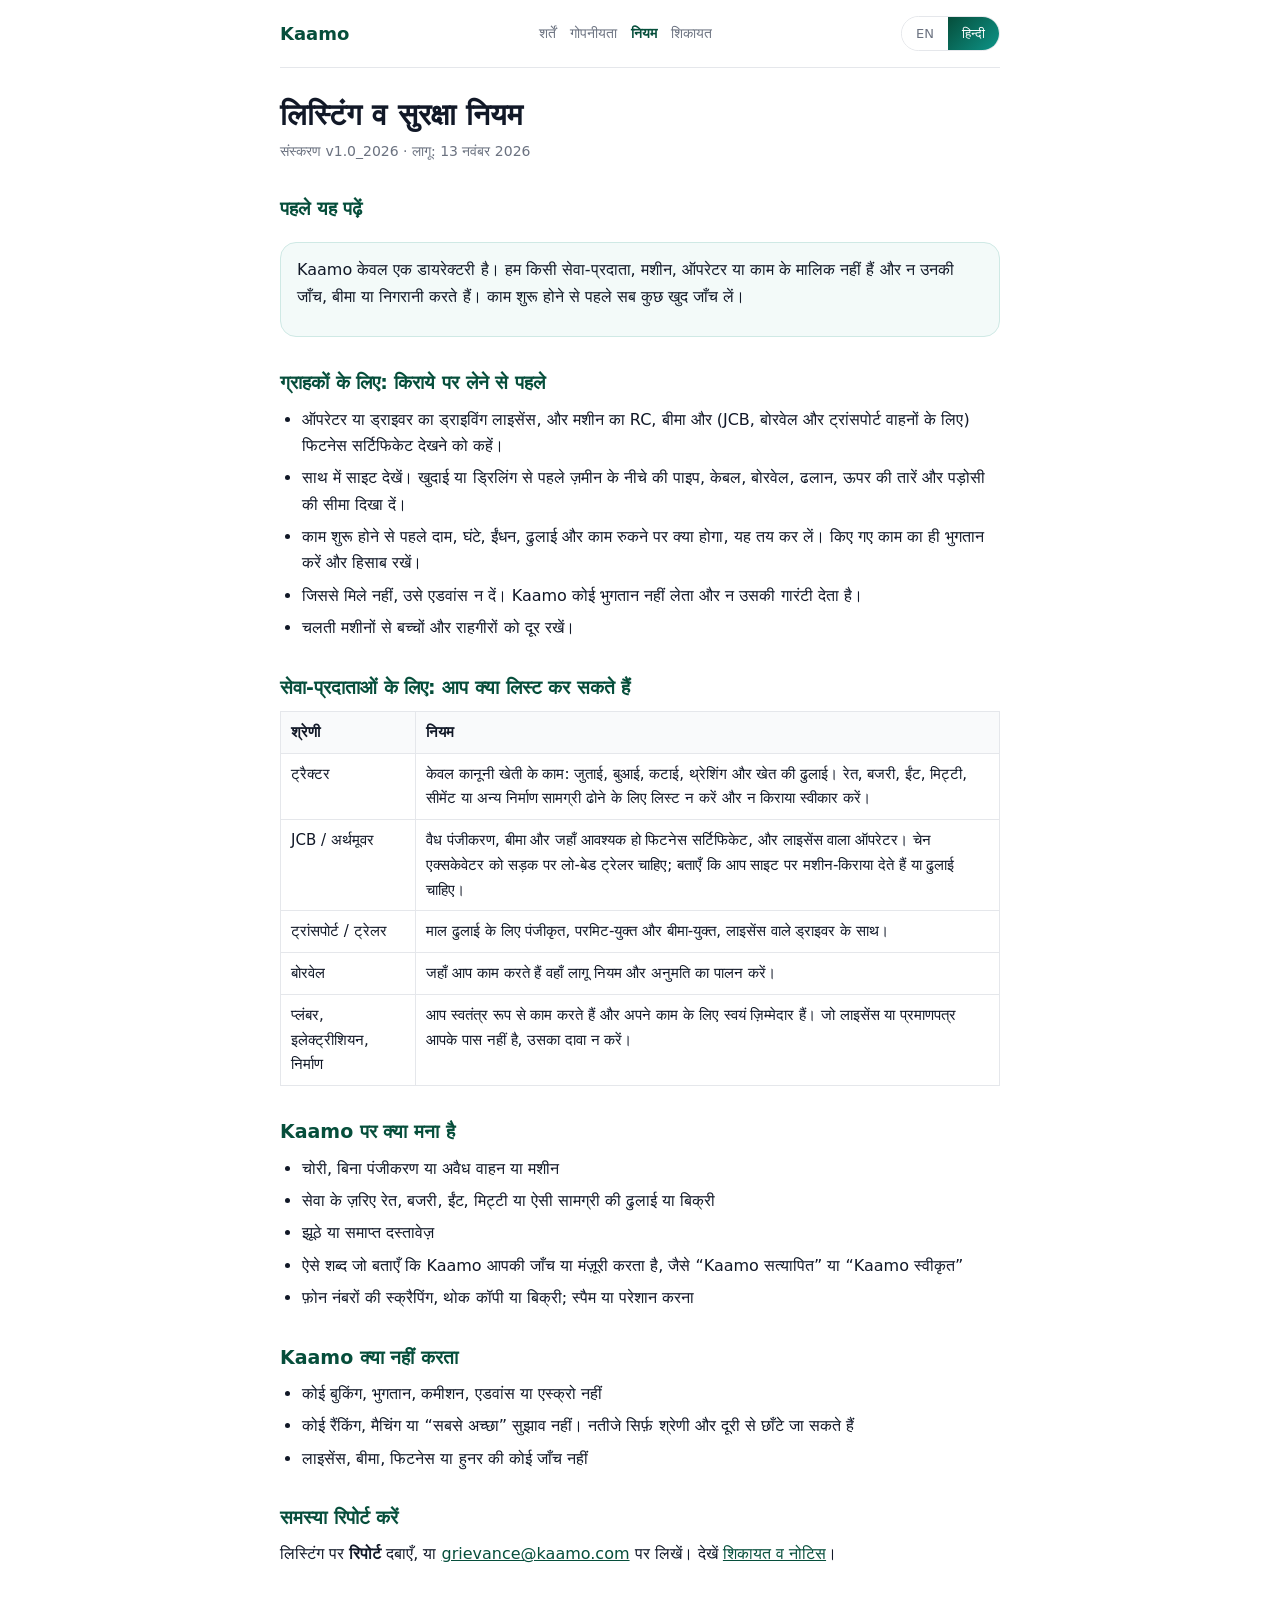
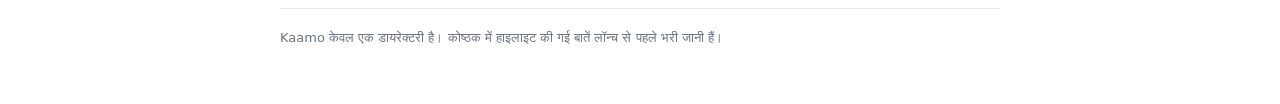
<file: web/rules.html>
<!doctype html>
<html lang="hi">
<head><meta charset="utf-8"><meta name="viewport" content="width=device-width, initial-scale=1">
<title>Listing & Safety Rules · Kaamo</title><meta name="robots" content="index,follow">
<link rel="stylesheet" href="policy.css"></head>
<body class="lang-hi"><div class="wrap">
<header class="bar"><a class="brand" href="./">Kaamo</a><nav class="links"><a href="terms.html"><span lang="en">Terms</span><span lang="hi">शर्तें</span></a><a href="privacy.html"><span lang="en">Privacy</span><span lang="hi">गोपनीयता</span></a><a href="rules.html" class="on"><span lang="en">Rules</span><span lang="hi">नियम</span></a><a href="grievance.html"><span lang="en">Grievance</span><span lang="hi">शिकायत</span></a></nav><div class="seg"><button data-l="en">EN</button><button data-l="hi">हिन्दी</button></div></header>
<h1><span lang="en">Listing & Safety Rules</span><span lang="hi">लिस्टिंग व सुरक्षा नियम</span></h1>
<p class="meta"><span lang="en">Version v1.0_2026 · Effective 13 November 2026</span><span lang="hi">संस्करण v1.0_2026 · लागू: 13 नवंबर 2026</span></p>
<section lang="en"><h2>Read this first</h2><div class="box"><p>Kaamo is a directory only. We do not own, verify, insure or supervise any service provider, machine, operator or work. Please check everything yourself before work begins.</p></div></section><section lang="en"><h2>For customers: before you hire</h2><ul><li>Ask to see the driving licence of the operator or driver, and the machine's RC, insurance and (for JCB, borewell and transport vehicles) fitness certificate.</li>
 <li>Visit the site together. Point out underground pipes, cables, borewells, slopes, overhead lines and neighbours' boundaries before digging or drilling.</li>
 <li>Agree the price, hours, fuel, transport and what happens if work stops, before the work starts. Pay only for work done and keep a record.</li>
 <li>Never pay an advance to a stranger you have not met. Kaamo does not collect or guarantee any payment.</li>
 <li>Keep children and bystanders away from working machines.</li></ul></section><section lang="en"><h2>For providers: what you may list</h2><table><tr><th>Category</th><th>Rule</th></tr>
 <tr><td>Tractor</td><td>Only for lawful farm work: tillage, sowing, harvesting, threshing, and farm haulage. Do not list or accept hire for carrying sand, bajri, bricks, soil, cement or other construction material.</td></tr>
 <tr><td>JCB / earthmover</td><td>Valid registration, insurance and fitness certificate where required, and a licensed operator. A chain excavator needs a low-bed trailer on the road; say whether you offer on-site hire or need transport.</td></tr>
 <tr><td>Transport / trailer</td><td>Registered, permitted and insured for goods carriage, with a licensed driver.</td></tr>
 <tr><td>Borewell</td><td>Follow the rules and permissions that apply where you work.</td></tr>
 <tr><td>Plumber, electrician, construction</td><td>You work independently and are responsible for your own work. Do not claim a licence or certificate you do not have.</td></tr></table></section><section lang="en"><h2>What is not allowed on Kaamo</h2><ul><li>Stolen, unregistered or illegal vehicles or machines</li><li>Hauling or selling sand, bajri, bricks, earth or similar material through the service</li><li>False or expired documents</li><li>Words that imply Kaamo checks or approves you, such as “Kaamo verified” or “Kaamo approved”</li><li>Scraping, bulk-copying or reselling phone numbers; spam or harassment</li></ul></section><section lang="en"><h2>What Kaamo does not do</h2><ul><li>No booking, no payments, no commission, no advance or escrow</li><li>No ranking, matching or “best” recommendations. Results can be filtered by category and distance only</li><li>No checking of licences, insurance, fitness or skill</li></ul></section><section lang="en"><h2>Report a problem</h2><p>Use <b>Report</b> on the listing, or write to <a href="mailto:grievance@kaamo.com">grievance@kaamo.com</a>. See <a href="grievance.html">Grievance &amp; Notices</a>.</p></section><section lang="hi"><h2>पहले यह पढ़ें</h2><div class="box"><p>Kaamo केवल एक डायरेक्टरी है। हम किसी सेवा-प्रदाता, मशीन, ऑपरेटर या काम के मालिक नहीं हैं और न उनकी जाँच, बीमा या निगरानी करते हैं। काम शुरू होने से पहले सब कुछ खुद जाँच लें।</p></div></section><section lang="hi"><h2>ग्राहकों के लिए: किराये पर लेने से पहले</h2><ul><li>ऑपरेटर या ड्राइवर का ड्राइविंग लाइसेंस, और मशीन का RC, बीमा और (JCB, बोरवेल और ट्रांसपोर्ट वाहनों के लिए) फिटनेस सर्टिफिकेट देखने को कहें।</li>
 <li>साथ में साइट देखें। खुदाई या ड्रिलिंग से पहले ज़मीन के नीचे की पाइप, केबल, बोरवेल, ढलान, ऊपर की तारें और पड़ोसी की सीमा दिखा दें।</li>
 <li>काम शुरू होने से पहले दाम, घंटे, ईंधन, ढुलाई और काम रुकने पर क्या होगा, यह तय कर लें। किए गए काम का ही भुगतान करें और हिसाब रखें।</li>
 <li>जिससे मिले नहीं, उसे एडवांस न दें। Kaamo कोई भुगतान नहीं लेता और न उसकी गारंटी देता है।</li>
 <li>चलती मशीनों से बच्चों और राहगीरों को दूर रखें।</li></ul></section><section lang="hi"><h2>सेवा-प्रदाताओं के लिए: आप क्या लिस्ट कर सकते हैं</h2><table><tr><th>श्रेणी</th><th>नियम</th></tr>
 <tr><td>ट्रैक्टर</td><td>केवल कानूनी खेती के काम: जुताई, बुआई, कटाई, थ्रेशिंग और खेत की ढुलाई। रेत, बजरी, ईंट, मिट्टी, सीमेंट या अन्य निर्माण सामग्री ढोने के लिए लिस्ट न करें और न किराया स्वीकार करें।</td></tr>
 <tr><td>JCB / अर्थमूवर</td><td>वैध पंजीकरण, बीमा और जहाँ आवश्यक हो फिटनेस सर्टिफिकेट, और लाइसेंस वाला ऑपरेटर। चेन एक्सकेवेटर को सड़क पर लो-बेड ट्रेलर चाहिए; बताएँ कि आप साइट पर मशीन-किराया देते हैं या ढुलाई चाहिए।</td></tr>
 <tr><td>ट्रांसपोर्ट / ट्रेलर</td><td>माल ढुलाई के लिए पंजीकृत, परमिट-युक्त और बीमा-युक्त, लाइसेंस वाले ड्राइवर के साथ।</td></tr>
 <tr><td>बोरवेल</td><td>जहाँ आप काम करते हैं वहाँ लागू नियम और अनुमति का पालन करें।</td></tr>
 <tr><td>प्लंबर, इलेक्ट्रीशियन, निर्माण</td><td>आप स्वतंत्र रूप से काम करते हैं और अपने काम के लिए स्वयं ज़िम्मेदार हैं। जो लाइसेंस या प्रमाणपत्र आपके पास नहीं है, उसका दावा न करें।</td></tr></table></section><section lang="hi"><h2>Kaamo पर क्या मना है</h2><ul><li>चोरी, बिना पंजीकरण या अवैध वाहन या मशीन</li><li>सेवा के ज़रिए रेत, बजरी, ईंट, मिट्टी या ऐसी सामग्री की ढुलाई या बिक्री</li><li>झूठे या समाप्त दस्तावेज़</li><li>ऐसे शब्द जो बताएँ कि Kaamo आपकी जाँच या मंज़ूरी करता है, जैसे “Kaamo सत्यापित” या “Kaamo स्वीकृत”</li><li>फ़ोन नंबरों की स्क्रैपिंग, थोक कॉपी या बिक्री; स्पैम या परेशान करना</li></ul></section><section lang="hi"><h2>Kaamo क्या नहीं करता</h2><ul><li>कोई बुकिंग, भुगतान, कमीशन, एडवांस या एस्क्रो नहीं</li><li>कोई रैंकिंग, मैचिंग या “सबसे अच्छा” सुझाव नहीं। नतीजे सिर्फ़ श्रेणी और दूरी से छाँटे जा सकते हैं</li><li>लाइसेंस, बीमा, फिटनेस या हुनर की कोई जाँच नहीं</li></ul></section><section lang="hi"><h2>समस्या रिपोर्ट करें</h2><p>लिस्टिंग पर <b>रिपोर्ट</b> दबाएँ, या <a href="mailto:grievance@kaamo.com">grievance@kaamo.com</a> पर लिखें। देखें <a href="grievance.html">शिकायत व नोटिस</a>।</p></section>
<footer><span lang="en">Kaamo is a directory only. Highlighted items in brackets are to be completed before launch.</span><span lang="hi">Kaamo केवल एक डायरेक्टरी है। कोष्ठक में हाइलाइट की गई बातें लॉन्च से पहले भरी जानी हैं।</span></footer>
</div><script src="policy.js"></script></body></html>
</file>
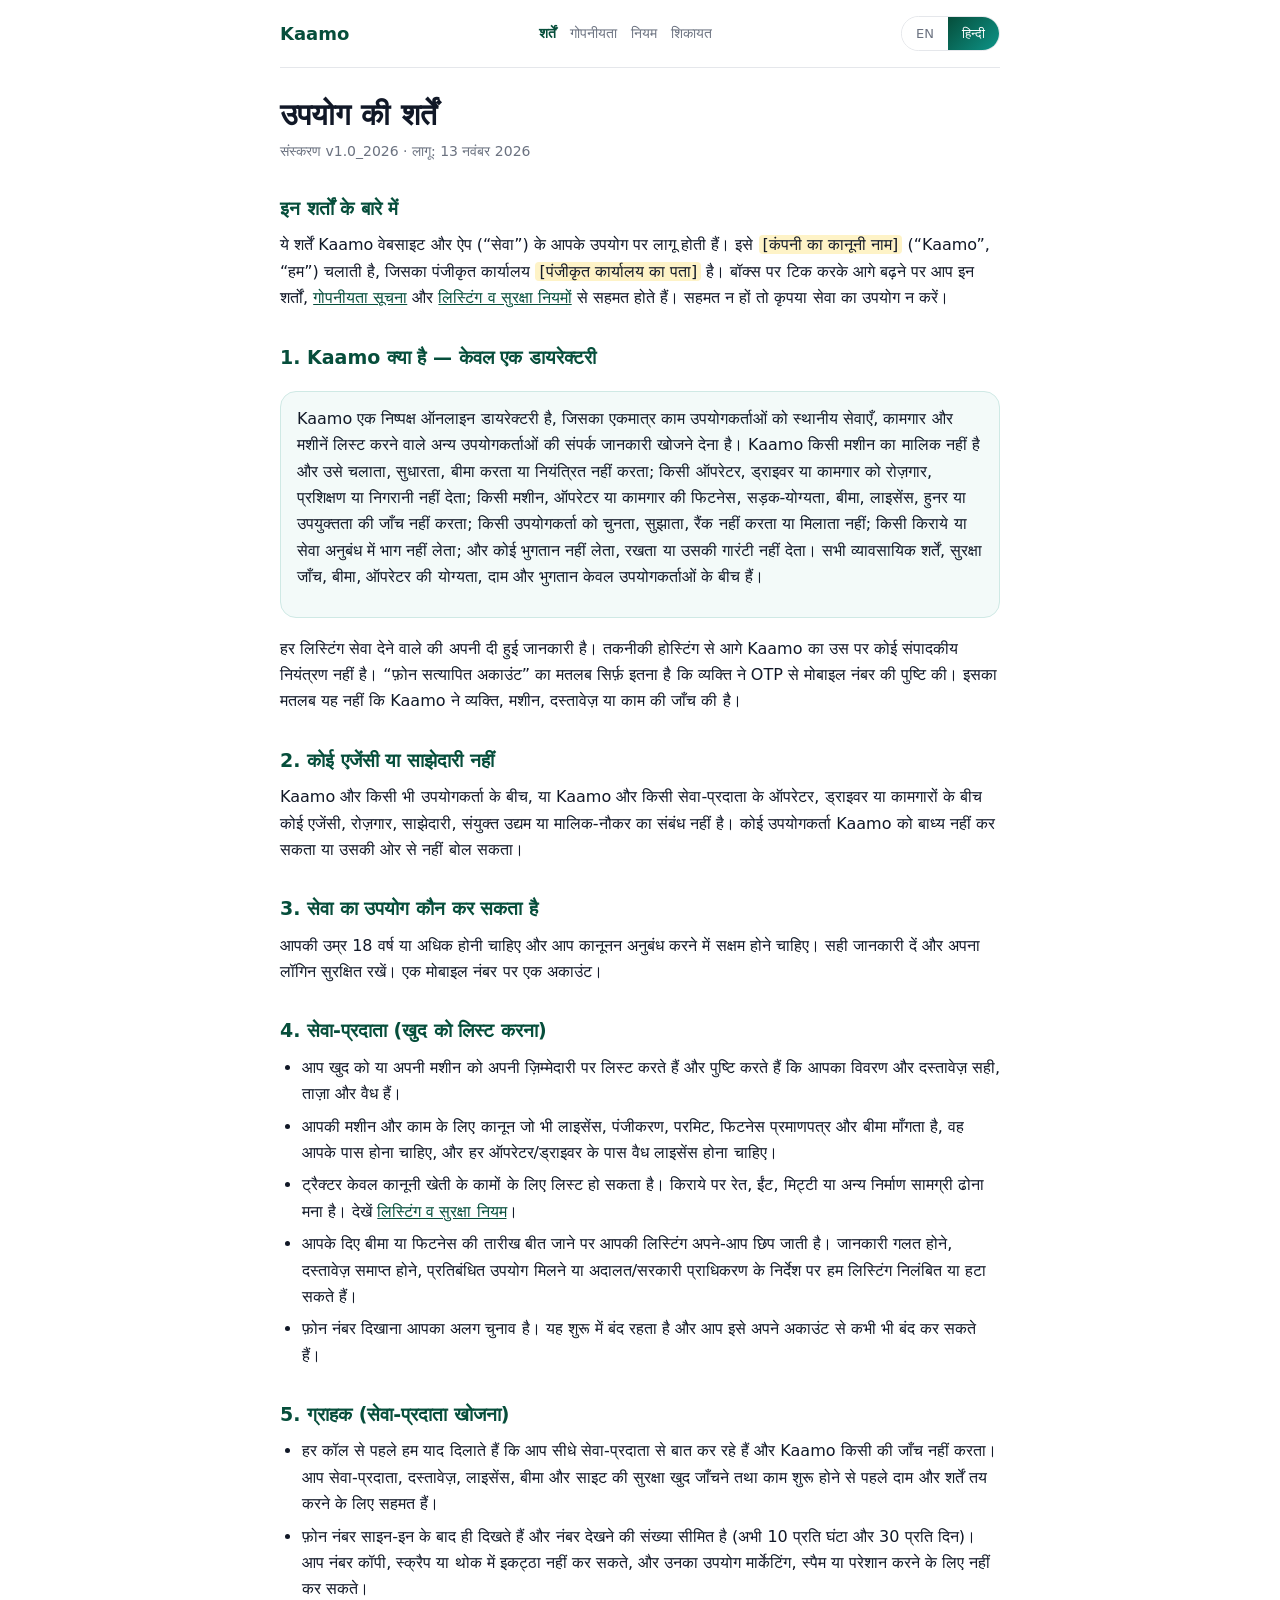
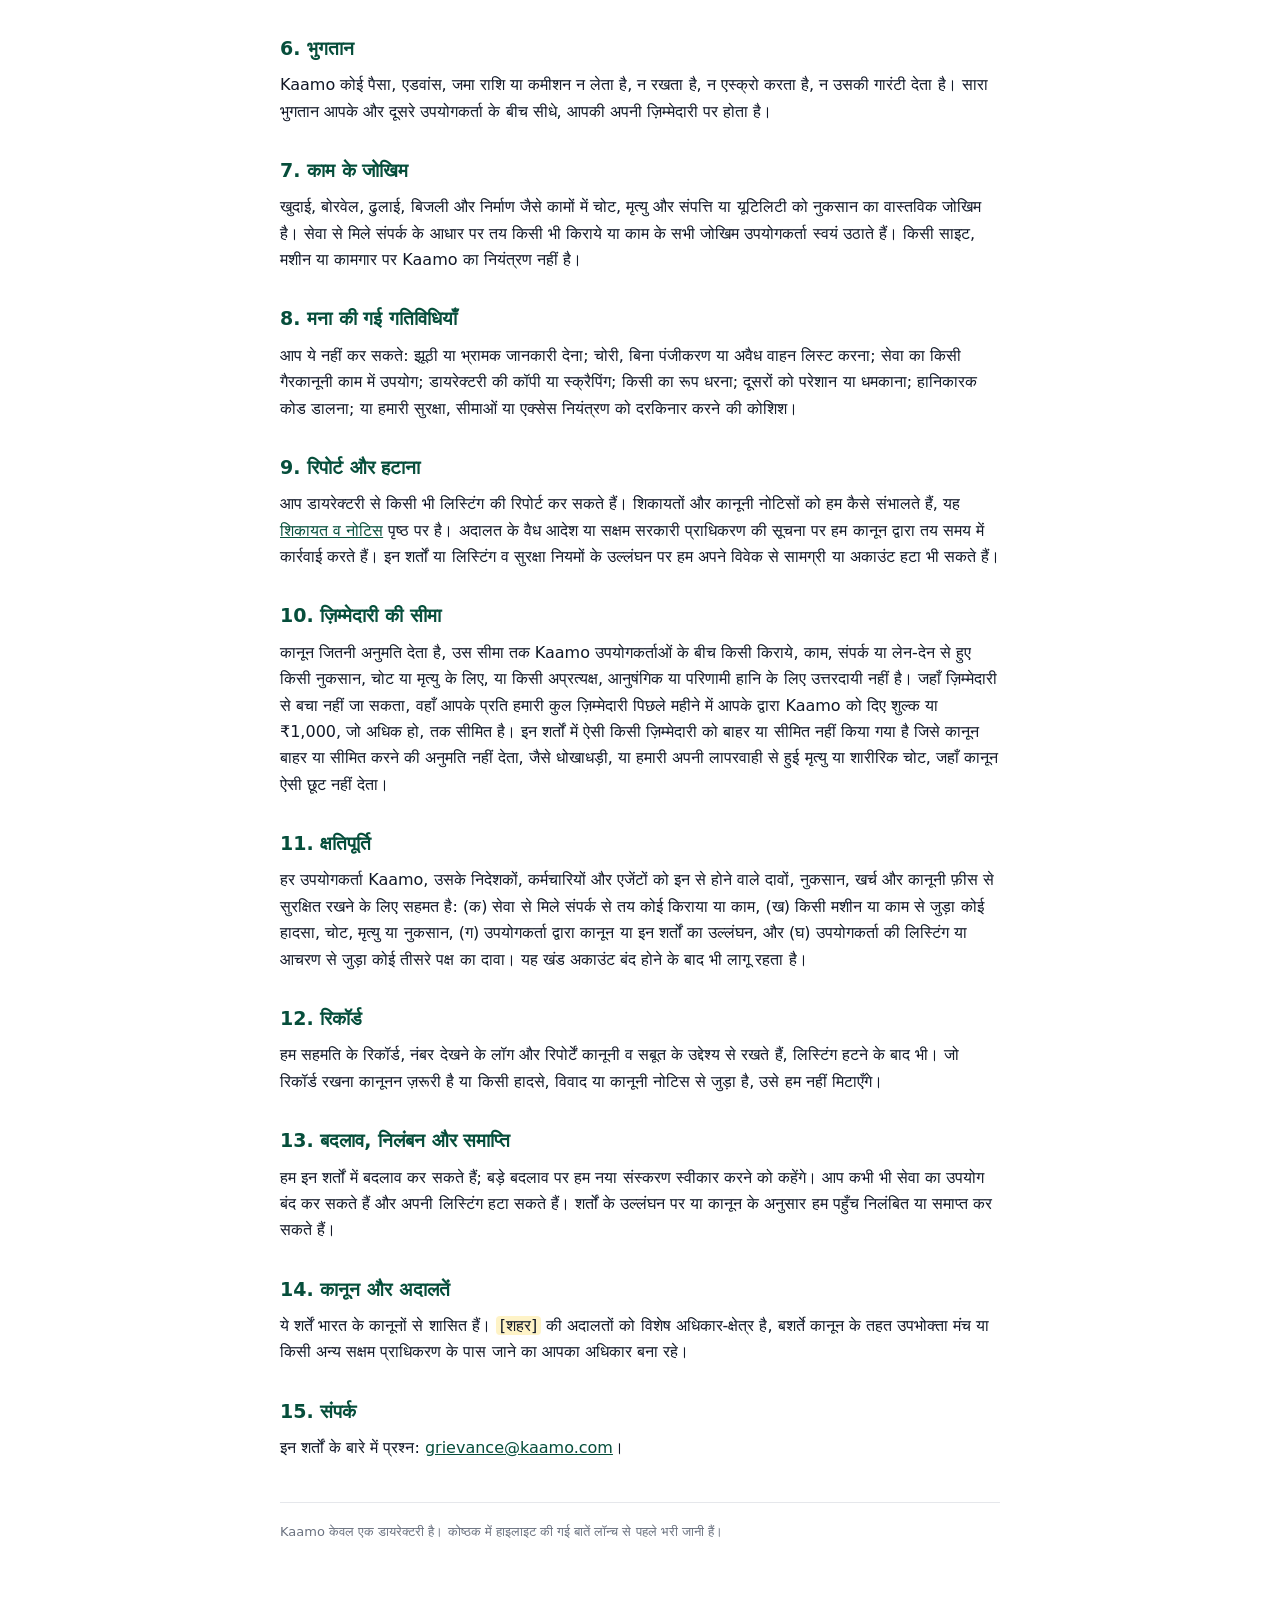
<file: web/terms.html>
<!doctype html>
<html lang="hi">
<head><meta charset="utf-8"><meta name="viewport" content="width=device-width, initial-scale=1">
<title>Terms of Use · Kaamo</title><meta name="robots" content="index,follow">
<link rel="stylesheet" href="policy.css"></head>
<body class="lang-hi"><div class="wrap">
<header class="bar"><a class="brand" href="./">Kaamo</a><nav class="links"><a href="terms.html" class="on"><span lang="en">Terms</span><span lang="hi">शर्तें</span></a><a href="privacy.html"><span lang="en">Privacy</span><span lang="hi">गोपनीयता</span></a><a href="rules.html"><span lang="en">Rules</span><span lang="hi">नियम</span></a><a href="grievance.html"><span lang="en">Grievance</span><span lang="hi">शिकायत</span></a></nav><div class="seg"><button data-l="en">EN</button><button data-l="hi">हिन्दी</button></div></header>
<h1><span lang="en">Terms of Use</span><span lang="hi">उपयोग की शर्तें</span></h1>
<p class="meta"><span lang="en">Version v1.0_2026 · Effective 13 November 2026</span><span lang="hi">संस्करण v1.0_2026 · लागू: 13 नवंबर 2026</span></p>
<section lang="en"><h2>About these Terms</h2><p>These Terms govern your use of the Kaamo website and app (the “Service”), operated by <span class="ph">[Company legal name]</span> (“Kaamo”, “we”), with its registered office at <span class="ph">[Registered office address]</span>. By ticking the box and continuing, you agree to these Terms, the <a href="privacy.html">Privacy Notice</a> and the <a href="rules.html">Listing &amp; Safety Rules</a>. If you do not agree, please do not use the Service.</p></section><section lang="en"><h2>1. What Kaamo is — a directory only</h2><div class="box"><p>Kaamo is a neutral online directory that solely enables users to discover contact information of other users who list local services, workers and machinery. Kaamo does not own, operate, maintain, insure or control any machinery; does not employ, train or supervise any operator, driver or worker; does not verify the fitness, roadworthiness, insurance, licensing, skill or suitability of any machine, operator or worker; does not select, recommend, rank or match users; does not take part in any hire, rental or service contract; and does not handle, collect, hold or guarantee any payment. All commercial terms, safety checks, insurance, operator competence, price and payment are solely between the users.</p></div>
 <p>Every listing is information provided by the service provider themselves. Kaamo exercises no editorial control beyond technical hosting. “Phone verified account” means only that the person confirmed a mobile number by OTP. It does not mean that Kaamo has checked the person, machine, documents or work.</p></section><section lang="en"><h2>2. No agency or partnership</h2><p>No agency, employment, partnership, joint venture or master-servant relationship exists between Kaamo and any user, or between Kaamo and any provider's operators, drivers or workers. No user can bind Kaamo or speak on its behalf.</p></section><section lang="en"><h2>3. Who may use the Service</h2><p>You must be 18 years or older and legally able to enter into a contract. You must give true information and keep your login secure. One mobile number is one account.</p></section><section lang="en"><h2>4. Providers (listing yourself)</h2><ul><li>You list yourself or your machine on your own responsibility, and you confirm that your details and documents are true, current and valid.</li>
 <li>You must hold every licence, registration, permit, fitness certificate and insurance that the law requires for your machine and work, and every operator or driver must hold a valid licence.</li>
 <li>Tractors may be listed only for lawful agricultural work. Carrying sand, bricks, soil or other construction material for hire is not permitted. See the <a href="rules.html">Listing &amp; Safety Rules</a>.</li>
 <li>Your listing is hidden automatically when an insurance or fitness date you gave has passed. We may suspend or remove a listing if information is false, a document has expired, a prohibited use is found, or a court or government authority directs us to.</li>
 <li>Showing your phone number is your separate choice. It is off by default and you can turn it off at any time from your account.</li></ul></section><section lang="en"><h2>5. Customers (finding a provider)</h2><ul><li>Before every call we show a reminder that you are speaking directly to the provider and that Kaamo does not verify anyone. You agree to check the provider, documents, licences, insurance and site safety yourself, and to settle the price and terms before work begins.</li>
 <li>Phone numbers are shown only after you sign in, and the number of contact reveals is limited (currently 10 per hour and 30 per day). You may not copy, scrape or bulk-collect numbers, or use them for marketing, spam or harassment.</li></ul></section><section lang="en"><h2>6. Payments</h2><p>Kaamo does not collect, hold, escrow or guarantee any money, advance, deposit or commission. All payments are made directly between you and the other user, at your own risk.</p></section><section lang="en"><h2>7. Risks of the work</h2><p>Work such as excavation, borewell drilling, transport, electrical and construction work carries real risk of injury, death and damage to property and utilities. Users assume all such risks for any hire or work arranged using contact details found through the Service. Kaamo has no control over any site, machine or worker.</p></section><section lang="en"><h2>8. Prohibited conduct</h2><p>You must not: give false or misleading information; list a stolen, unregistered or illegal vehicle; use the Service for any unlawful purpose; copy or scrape the directory; impersonate anyone; harass or threaten others; upload malicious code; or try to get around our security, rate limits or access controls.</p></section><section lang="en"><h2>9. Reporting and removal</h2><p>You can report any listing from the directory. See <a href="grievance.html">Grievance &amp; Notices</a> for how we handle complaints and legal notices. We act on valid orders of a court or notices of a competent government authority within the time the law requires. We may also remove content or accounts at our discretion for breach of these Terms or the Listing &amp; Safety Rules.</p></section><section lang="en"><h2>10. Limit of liability</h2><p>To the fullest extent permitted by law, Kaamo is not liable for any loss, damage, injury or death arising from any hire, work, contact or dealing between users, or for any indirect, incidental or consequential loss. Where liability cannot be excluded, our total liability to you is limited to the fees you paid to Kaamo in the preceding month, or ₹1,000, whichever is higher. Nothing in these Terms excludes or limits any liability that cannot be excluded or limited by law, including liability for fraud, or for death or personal injury caused by our own negligence where the law does not permit such exclusion.</p></section><section lang="en"><h2>11. Indemnity</h2><p>Each user agrees to indemnify and hold harmless Kaamo, its directors, employees and agents against claims, losses, costs and legal fees arising from (a) any hire or work arranged through contact details obtained via the Service, (b) any accident, injury, death or damage involving a machine or work, (c) the user's breach of law or of these Terms, and (d) any third-party claim related to the user's listing or conduct. This clause continues after your account ends.</p></section><section lang="en"><h2>12. Records</h2><p>We keep consent records, contact-reveal logs and reports for legal and evidence purposes, including after a listing is removed. We will not delete records that we are required to keep or that are relevant to an accident, dispute or legal notice.</p></section><section lang="en"><h2>13. Changes, suspension and ending</h2><p>We may change these Terms; for material changes we will ask you to accept the new version. You may stop using the Service and remove your listing at any time. We may suspend or end access for breach of these Terms or as required by law.</p></section><section lang="en"><h2>14. Law and courts</h2><p>These Terms are governed by the laws of India. Courts at <span class="ph">[City]</span> have exclusive jurisdiction, subject to any right you have under law to approach a consumer forum or other competent authority.</p></section><section lang="en"><h2>15. Contact</h2><p>Questions about these Terms: <a href="mailto:grievance@kaamo.com">grievance@kaamo.com</a>.</p></section><section lang="hi"><h2>इन शर्तों के बारे में</h2><p>ये शर्तें Kaamo वेबसाइट और ऐप (“सेवा”) के आपके उपयोग पर लागू होती हैं। इसे <span class="ph">[कंपनी का कानूनी नाम]</span> (“Kaamo”, “हम”) चलाती है, जिसका पंजीकृत कार्यालय <span class="ph">[पंजीकृत कार्यालय का पता]</span> है। बॉक्स पर टिक करके आगे बढ़ने पर आप इन शर्तों, <a href="privacy.html">गोपनीयता सूचना</a> और <a href="rules.html">लिस्टिंग व सुरक्षा नियमों</a> से सहमत होते हैं। सहमत न हों तो कृपया सेवा का उपयोग न करें।</p></section><section lang="hi"><h2>1. Kaamo क्या है — केवल एक डायरेक्टरी</h2><div class="box"><p>Kaamo एक निष्पक्ष ऑनलाइन डायरेक्टरी है, जिसका एकमात्र काम उपयोगकर्ताओं को स्थानीय सेवाएँ, कामगार और मशीनें लिस्ट करने वाले अन्य उपयोगकर्ताओं की संपर्क जानकारी खोजने देना है। Kaamo किसी मशीन का मालिक नहीं है और उसे चलाता, सुधारता, बीमा करता या नियंत्रित नहीं करता; किसी ऑपरेटर, ड्राइवर या कामगार को रोज़गार, प्रशिक्षण या निगरानी नहीं देता; किसी मशीन, ऑपरेटर या कामगार की फिटनेस, सड़क-योग्यता, बीमा, लाइसेंस, हुनर या उपयुक्तता की जाँच नहीं करता; किसी उपयोगकर्ता को चुनता, सुझाता, रैंक नहीं करता या मिलाता नहीं; किसी किराये या सेवा अनुबंध में भाग नहीं लेता; और कोई भुगतान नहीं लेता, रखता या उसकी गारंटी नहीं देता। सभी व्यावसायिक शर्तें, सुरक्षा जाँच, बीमा, ऑपरेटर की योग्यता, दाम और भुगतान केवल उपयोगकर्ताओं के बीच हैं।</p></div>
 <p>हर लिस्टिंग सेवा देने वाले की अपनी दी हुई जानकारी है। तकनीकी होस्टिंग से आगे Kaamo का उस पर कोई संपादकीय नियंत्रण नहीं है। “फ़ोन सत्यापित अकाउंट” का मतलब सिर्फ़ इतना है कि व्यक्ति ने OTP से मोबाइल नंबर की पुष्टि की। इसका मतलब यह नहीं कि Kaamo ने व्यक्ति, मशीन, दस्तावेज़ या काम की जाँच की है।</p></section><section lang="hi"><h2>2. कोई एजेंसी या साझेदारी नहीं</h2><p>Kaamo और किसी भी उपयोगकर्ता के बीच, या Kaamo और किसी सेवा-प्रदाता के ऑपरेटर, ड्राइवर या कामगारों के बीच कोई एजेंसी, रोज़गार, साझेदारी, संयुक्त उद्यम या मालिक-नौकर का संबंध नहीं है। कोई उपयोगकर्ता Kaamo को बाध्य नहीं कर सकता या उसकी ओर से नहीं बोल सकता।</p></section><section lang="hi"><h2>3. सेवा का उपयोग कौन कर सकता है</h2><p>आपकी उम्र 18 वर्ष या अधिक होनी चाहिए और आप कानूनन अनुबंध करने में सक्षम होने चाहिए। सही जानकारी दें और अपना लॉगिन सुरक्षित रखें। एक मोबाइल नंबर पर एक अकाउंट।</p></section><section lang="hi"><h2>4. सेवा-प्रदाता (खुद को लिस्ट करना)</h2><ul><li>आप खुद को या अपनी मशीन को अपनी ज़िम्मेदारी पर लिस्ट करते हैं और पुष्टि करते हैं कि आपका विवरण और दस्तावेज़ सही, ताज़ा और वैध हैं।</li>
 <li>आपकी मशीन और काम के लिए कानून जो भी लाइसेंस, पंजीकरण, परमिट, फिटनेस प्रमाणपत्र और बीमा माँगता है, वह आपके पास होना चाहिए, और हर ऑपरेटर/ड्राइवर के पास वैध लाइसेंस होना चाहिए।</li>
 <li>ट्रैक्टर केवल कानूनी खेती के कामों के लिए लिस्ट हो सकता है। किराये पर रेत, ईंट, मिट्टी या अन्य निर्माण सामग्री ढोना मना है। देखें <a href="rules.html">लिस्टिंग व सुरक्षा नियम</a>।</li>
 <li>आपके दिए बीमा या फिटनेस की तारीख बीत जाने पर आपकी लिस्टिंग अपने-आप छिप जाती है। जानकारी गलत होने, दस्तावेज़ समाप्त होने, प्रतिबंधित उपयोग मिलने या अदालत/सरकारी प्राधिकरण के निर्देश पर हम लिस्टिंग निलंबित या हटा सकते हैं।</li>
 <li>फ़ोन नंबर दिखाना आपका अलग चुनाव है। यह शुरू में बंद रहता है और आप इसे अपने अकाउंट से कभी भी बंद कर सकते हैं।</li></ul></section><section lang="hi"><h2>5. ग्राहक (सेवा-प्रदाता खोजना)</h2><ul><li>हर कॉल से पहले हम याद दिलाते हैं कि आप सीधे सेवा-प्रदाता से बात कर रहे हैं और Kaamo किसी की जाँच नहीं करता। आप सेवा-प्रदाता, दस्तावेज़, लाइसेंस, बीमा और साइट की सुरक्षा खुद जाँचने तथा काम शुरू होने से पहले दाम और शर्तें तय करने के लिए सहमत हैं।</li>
 <li>फ़ोन नंबर साइन-इन के बाद ही दिखते हैं और नंबर देखने की संख्या सीमित है (अभी 10 प्रति घंटा और 30 प्रति दिन)। आप नंबर कॉपी, स्क्रैप या थोक में इकट्ठा नहीं कर सकते, और उनका उपयोग मार्केटिंग, स्पैम या परेशान करने के लिए नहीं कर सकते।</li></ul></section><section lang="hi"><h2>6. भुगतान</h2><p>Kaamo कोई पैसा, एडवांस, जमा राशि या कमीशन न लेता है, न रखता है, न एस्क्रो करता है, न उसकी गारंटी देता है। सारा भुगतान आपके और दूसरे उपयोगकर्ता के बीच सीधे, आपकी अपनी ज़िम्मेदारी पर होता है।</p></section><section lang="hi"><h2>7. काम के जोखिम</h2><p>खुदाई, बोरवेल, ढुलाई, बिजली और निर्माण जैसे कामों में चोट, मृत्यु और संपत्ति या यूटिलिटी को नुकसान का वास्तविक जोखिम है। सेवा से मिले संपर्क के आधार पर तय किसी भी किराये या काम के सभी जोखिम उपयोगकर्ता स्वयं उठाते हैं। किसी साइट, मशीन या कामगार पर Kaamo का नियंत्रण नहीं है।</p></section><section lang="hi"><h2>8. मना की गई गतिविधियाँ</h2><p>आप ये नहीं कर सकते: झूठी या भ्रामक जानकारी देना; चोरी, बिना पंजीकरण या अवैध वाहन लिस्ट करना; सेवा का किसी गैरकानूनी काम में उपयोग; डायरेक्टरी की कॉपी या स्क्रैपिंग; किसी का रूप धरना; दूसरों को परेशान या धमकाना; हानिकारक कोड डालना; या हमारी सुरक्षा, सीमाओं या एक्सेस नियंत्रण को दरकिनार करने की कोशिश।</p></section><section lang="hi"><h2>9. रिपोर्ट और हटाना</h2><p>आप डायरेक्टरी से किसी भी लिस्टिंग की रिपोर्ट कर सकते हैं। शिकायतों और कानूनी नोटिसों को हम कैसे संभालते हैं, यह <a href="grievance.html">शिकायत व नोटिस</a> पृष्ठ पर है। अदालत के वैध आदेश या सक्षम सरकारी प्राधिकरण की सूचना पर हम कानून द्वारा तय समय में कार्रवाई करते हैं। इन शर्तों या लिस्टिंग व सुरक्षा नियमों के उल्लंघन पर हम अपने विवेक से सामग्री या अकाउंट हटा भी सकते हैं।</p></section><section lang="hi"><h2>10. ज़िम्मेदारी की सीमा</h2><p>कानून जितनी अनुमति देता है, उस सीमा तक Kaamo उपयोगकर्ताओं के बीच किसी किराये, काम, संपर्क या लेन-देन से हुए किसी नुकसान, चोट या मृत्यु के लिए, या किसी अप्रत्यक्ष, आनुषंगिक या परिणामी हानि के लिए उत्तरदायी नहीं है। जहाँ ज़िम्मेदारी से बचा नहीं जा सकता, वहाँ आपके प्रति हमारी कुल ज़िम्मेदारी पिछले महीने में आपके द्वारा Kaamo को दिए शुल्क या ₹1,000, जो अधिक हो, तक सीमित है। इन शर्तों में ऐसी किसी ज़िम्मेदारी को बाहर या सीमित नहीं किया गया है जिसे कानून बाहर या सीमित करने की अनुमति नहीं देता, जैसे धोखाधड़ी, या हमारी अपनी लापरवाही से हुई मृत्यु या शारीरिक चोट, जहाँ कानून ऐसी छूट नहीं देता।</p></section><section lang="hi"><h2>11. क्षतिपूर्ति</h2><p>हर उपयोगकर्ता Kaamo, उसके निदेशकों, कर्मचारियों और एजेंटों को इन से होने वाले दावों, नुकसान, खर्च और कानूनी फ़ीस से सुरक्षित रखने के लिए सहमत है: (क) सेवा से मिले संपर्क से तय कोई किराया या काम, (ख) किसी मशीन या काम से जुड़ा कोई हादसा, चोट, मृत्यु या नुकसान, (ग) उपयोगकर्ता द्वारा कानून या इन शर्तों का उल्लंघन, और (घ) उपयोगकर्ता की लिस्टिंग या आचरण से जुड़ा कोई तीसरे पक्ष का दावा। यह खंड अकाउंट बंद होने के बाद भी लागू रहता है।</p></section><section lang="hi"><h2>12. रिकॉर्ड</h2><p>हम सहमति के रिकॉर्ड, नंबर देखने के लॉग और रिपोर्टें कानूनी व सबूत के उद्देश्य से रखते हैं, लिस्टिंग हटने के बाद भी। जो रिकॉर्ड रखना कानूनन ज़रूरी है या किसी हादसे, विवाद या कानूनी नोटिस से जुड़ा है, उसे हम नहीं मिटाएँगे।</p></section><section lang="hi"><h2>13. बदलाव, निलंबन और समाप्ति</h2><p>हम इन शर्तों में बदलाव कर सकते हैं; बड़े बदलाव पर हम नया संस्करण स्वीकार करने को कहेंगे। आप कभी भी सेवा का उपयोग बंद कर सकते हैं और अपनी लिस्टिंग हटा सकते हैं। शर्तों के उल्लंघन पर या कानून के अनुसार हम पहुँच निलंबित या समाप्त कर सकते हैं।</p></section><section lang="hi"><h2>14. कानून और अदालतें</h2><p>ये शर्तें भारत के कानूनों से शासित हैं। <span class="ph">[शहर]</span> की अदालतों को विशेष अधिकार-क्षेत्र है, बशर्ते कानून के तहत उपभोक्ता मंच या किसी अन्य सक्षम प्राधिकरण के पास जाने का आपका अधिकार बना रहे।</p></section><section lang="hi"><h2>15. संपर्क</h2><p>इन शर्तों के बारे में प्रश्न: <a href="mailto:grievance@kaamo.com">grievance@kaamo.com</a>।</p></section>
<footer><span lang="en">Kaamo is a directory only. Highlighted items in brackets are to be completed before launch.</span><span lang="hi">Kaamo केवल एक डायरेक्टरी है। कोष्ठक में हाइलाइट की गई बातें लॉन्च से पहले भरी जानी हैं।</span></footer>
</div><script src="policy.js"></script></body></html>
</file>
<file: web/landing.css>
/* Kaamo landing page */
:root{--forest:#064E3B;--teal:#0D9488;--ink:#10201C;--mut:#55655F;--line:#DDE6E2;--mint:#EFF6F3;--white:#fff;--grad:linear-gradient(135deg,#064E3B,#0D9488);
  --font:'Inter','Noto Sans Devanagari','Nirmala UI',system-ui,-apple-system,'Segoe UI',Roboto,sans-serif}
*{box-sizing:border-box}
html{scroll-behavior:smooth;scroll-padding-top:76px}
body{margin:0;background:var(--white);color:var(--ink);font-family:var(--font);font-size:17px;line-height:1.65;-webkit-text-size-adjust:100%}
body.lang-en [lang=hi]{display:none} body.lang-hi [lang=en]{display:none}
p[lang]{margin:0} h1,h2,h3{margin:0;color:var(--ink)}
a{color:var(--forest)}
:focus-visible{outline:3px solid var(--teal);outline-offset:3px;border-radius:4px}
.in{max-width:1080px;margin:0 auto;padding:0 24px}
.skip{position:absolute;left:-999px;top:8px;background:var(--forest);color:#fff;padding:10px 14px;border-radius:8px;z-index:50} .skip:focus{left:8px}

.nav{position:sticky;top:0;z-index:30;background:rgba(255,255,255,.94);backdrop-filter:blur(8px);border-bottom:1px solid var(--line)}
.nav .in{display:flex;align-items:center;gap:24px;height:64px}
.brand{display:flex;align-items:center;gap:10px;text-decoration:none;color:var(--forest);font-size:19px}
.brand svg{width:20px;height:30px}
.nav nav{display:flex;gap:26px;margin-left:auto}
.nav nav a{color:var(--mut);text-decoration:none;font-size:15px;font-weight:500} .nav nav a:hover{color:var(--forest)}
.tools{display:flex;align-items:center;gap:12px}
.seg{display:inline-flex;border:1px solid var(--line);border-radius:9px;overflow:hidden}
.seg button{background:none;border:0;padding:6px 11px;font:inherit;font-size:13.5px;color:var(--mut);cursor:pointer}
.seg button.on{background:var(--forest);color:#fff;font-weight:600}
.btn{display:inline-flex;align-items:center;justify-content:center;background:var(--grad);color:#fff;text-decoration:none;font-weight:650;border-radius:12px;padding:14px 26px;border:1px solid transparent;font-size:17px;min-height:50px}
.btn:hover{filter:brightness(1.08)}
.btn.ghost{background:#fff;color:var(--forest);border-color:var(--forest)} .btn.ghost:hover{background:var(--mint);filter:none}
.btn.sm{padding:8px 16px;min-height:40px;font-size:15px;border-radius:10px}

.hero{padding:clamp(48px,9vw,110px) 0 clamp(40px,6vw,72px)}
.hero h1{font-size:clamp(44px,8.2vw,96px);line-height:1.12;font-weight:800;color:var(--forest);letter-spacing:-.02em;max-width:14ch}
.hero h1[lang=en],.hero h1 span[lang=en]{letter-spacing:-.035em;line-height:1.04}
.hero p[lang]{font-size:clamp(18px,2.3vw,22px);max-width:34em;color:var(--mut);margin-top:22px}
.cta{display:flex;flex-wrap:wrap;gap:12px;margin-top:32px}
.fine{font-size:14px;color:var(--mut);margin-top:16px}

h2{font-size:clamp(26px,4vw,38px);line-height:1.25;font-weight:750;letter-spacing:-.01em}
section{padding:clamp(40px,6vw,76px) 0}
.jobs{background:var(--mint)}
.joblist{list-style:none;margin:28px 0 0;padding:0;border-top:1px solid #C9DAD3}
.joblist a{display:grid;grid-template-columns:minmax(0,1fr) auto;grid-template-areas:"n go" "h go";align-items:center;column-gap:20px;padding:20px 6px;border-bottom:1px solid #C9DAD3;text-decoration:none;color:var(--ink);transition:background .15s,padding .15s}
.joblist a:hover{background:#fff;padding-left:18px}
.jn{grid-area:n;font-size:clamp(24px,4.2vw,40px);font-weight:750;line-height:1.25;color:var(--forest)}
.jh{grid-area:h;color:var(--mut);font-size:15.5px}
.go{grid-area:go;width:44px;height:44px;border-radius:50%;border:1px solid #B5CCC4;display:grid;place-items:center;color:var(--forest)}
.go svg{width:20px;height:20px;fill:none;stroke:currentColor;stroke-width:2;stroke-linecap:round;stroke-linejoin:round}
.joblist a:hover .go{background:var(--forest);color:#fff;border-color:var(--forest)}

.steps{list-style:none;padding:0;margin:30px 0 0;display:grid;grid-template-columns:repeat(3,1fr);gap:32px}
.steps li{display:flex;flex-direction:column;gap:14px}
.steps .n{width:42px;height:42px;border-radius:50%;background:var(--forest);color:#fff;display:grid;place-items:center;font-size:18px}
.steps h3{font-size:20px;line-height:1.35;margin-bottom:6px}
.steps p[lang]{color:var(--mut);font-size:16px}

.two{display:grid;grid-template-columns:1.1fr 1fr;gap:clamp(24px,5vw,64px);align-items:start}
.who p[lang]{margin-top:14px;color:var(--mut)}
.panel{background:var(--forest);color:#fff;border-radius:18px;padding:30px}
.panel h2{color:#fff;font-size:clamp(22px,3vw,28px)} .panel p[lang]{color:#CFE6DF} .panel .btn{margin-top:22px;background:#fff;color:var(--forest)}

.trust{background:var(--mint)}
.facts{list-style:none;margin:24px 0 0;padding:0;display:grid;grid-template-columns:1fr 1fr;gap:14px 40px}
.facts li{padding-left:26px;position:relative;color:#274039}
.facts li:before{content:"";position:absolute;left:0;top:.62em;width:12px;height:12px;border-radius:3px;background:var(--teal)}
.more{margin-top:26px;font-size:15.5px}

.faq .in{max-width:780px}
.faq details{border-bottom:1px solid var(--line)}
.faq details:first-of-type{margin-top:22px;border-top:1px solid var(--line)}
.faq summary{list-style:none;cursor:pointer;display:flex;justify-content:space-between;align-items:center;gap:16px;padding:18px 2px;font-weight:650;font-size:18px}
.faq summary::-webkit-details-marker{display:none}
.faq summary svg{width:22px;height:22px;flex:none;fill:none;stroke:var(--mut);stroke-width:2;transition:transform .15s}
.faq details[open] summary svg{transform:rotate(180deg)}
.faq details p[lang]{padding:0 2px 20px;color:var(--mut)}

footer{background:#0B2A22;color:#B9D3CA;padding:44px 0 32px}
footer .in{display:grid;grid-template-columns:1.4fr 1fr;gap:28px}
footer .brand{color:#fff;margin-bottom:12px} footer .brand svg{filter:brightness(1.6)}
footer p[lang]{font-size:15px;max-width:34em}
.fr{display:flex;flex-wrap:wrap;gap:10px 24px;align-content:start;justify-content:flex-end}
.fr a{color:#D9EAE4;text-decoration:none;font-size:15.5px} .fr a:hover{text-decoration:underline}
.copy{grid-column:1/-1;font-size:13.5px;color:#7FA698;border-top:1px solid rgba(255,255,255,.12);padding-top:18px;margin:0}

@media(max-width:820px){
  .nav nav{display:none} .nav .in{gap:12px;justify-content:space-between}
  .steps{grid-template-columns:1fr;gap:26px}
  .two,.facts,footer .in{grid-template-columns:1fr}
  .fr{justify-content:flex-start}
  .go{width:38px;height:38px}
  .hero h1{max-width:none}
  .tools .btn.sm{display:none}
}
@media(prefers-reduced-motion:reduce){*{transition:none!important}html{scroll-behavior:auto}}
</file>
<file: web/admin.css>
/* Kaamo admin console. Standalone: does not use the app's mobile styles. */
:root{
  --bg:#F3F5F4; --panel:#FFFFFF; --line:#E1E7E4; --line2:#CBD5D1;
  --ink:#13211D; --mut:#5C6B66; --forest:#064E3B; --teal:#0D9488; --tint:#EEF7F5;
  --warn-bg:#FFF6E0; --warn:#8A5A00; --danger:#B42318; --danger-bg:#FDECEA; --ok:#067647; --ok-bg:#E7F6EE;
  --r:10px; --side:240px;
  --font:'Inter','Noto Sans Devanagari',system-ui,-apple-system,'Segoe UI',Roboto,sans-serif;
}
*{box-sizing:border-box}
html,body{margin:0;background:var(--bg);color:var(--ink);font-family:var(--font);font-size:15px;line-height:1.55;-webkit-text-size-adjust:100%}
body{min-height:100vh}
h1,h2,h3,p{margin:0}
button,input,select,textarea{font:inherit;color:inherit}
:focus-visible{outline:2px solid var(--teal);outline-offset:2px}
.sr{position:absolute;width:1px;height:1px;overflow:hidden;clip:rect(0 0 0 0)}
svg.i{width:18px;height:18px;fill:none;stroke:currentColor;stroke-width:1.7;stroke-linecap:round;stroke-linejoin:round;flex:none}

/* shell */
.shell{display:grid;grid-template-columns:var(--side) minmax(0,1fr);min-height:100vh}
.side{background:var(--forest);color:#D5E7E1;padding:20px 14px;display:flex;flex-direction:column;gap:22px;position:sticky;top:0;height:100vh}
.brand{display:flex;align-items:center;gap:10px;padding:0 8px;color:#fff}
.brand svg.logo{width:20px;height:30px}
.brand b{font-size:17px;letter-spacing:.2px}
.brand small{display:block;font-size:12px;color:#9CC5BA;line-height:1.2}
.nav{display:flex;flex-direction:column;gap:2px}
.nav button{display:flex;align-items:center;gap:11px;width:100%;text-align:left;background:none;border:0;color:#BCD8D0;padding:10px 10px;border-radius:8px;cursor:pointer}
.nav button:hover{background:rgba(255,255,255,.07);color:#fff}
.nav button[aria-current=page]{background:rgba(255,255,255,.13);color:#fff;font-weight:600}
.side .foot{margin-top:auto;display:flex;flex-direction:column;gap:12px;padding:0 4px}
.side .who{font-size:12.5px;color:#9CC5BA}
.demo{display:inline-block;background:#FBBF24;color:#3B2A00;font-size:11px;font-weight:700;border-radius:5px;padding:1px 7px;margin-left:6px;vertical-align:middle}

.lang{display:inline-flex;border:1px solid rgba(255,255,255,.28);border-radius:8px;overflow:hidden}
.lang button{background:none;border:0;color:#BCD8D0;padding:5px 12px;font-size:13px;cursor:pointer}
.lang button.on{background:#fff;color:var(--forest);font-weight:700}
.lang.light{border-color:var(--line2)} .lang.light button{color:var(--mut)} .lang.light button.on{background:var(--forest);color:#fff}
.signout{display:flex;align-items:center;gap:8px;background:none;border:0;color:#BCD8D0;padding:6px 4px;cursor:pointer;font-size:14px}
.signout:hover{color:#fff}

.main{padding:32px clamp(18px,4vw,48px) 120px;max-width:980px;width:100%}
.head{margin-bottom:22px}
.head h1{font-size:24px;line-height:1.25;font-weight:700;letter-spacing:-.2px}
.head p{color:var(--mut);margin-top:6px;max-width:64ch}
.meta{display:flex;gap:8px;flex-wrap:wrap;margin-top:10px}

/* panels and rows */
.panel{background:var(--panel);border:1px solid var(--line);border-radius:var(--r);margin-bottom:16px}
.panel>header{padding:14px 18px;border-bottom:1px solid var(--line);display:flex;align-items:center;justify-content:space-between;gap:12px}
.panel>header h2{font-size:15px;font-weight:650}
.panel .body{padding:16px 18px}
.panel .body>*+*{margin-top:14px}
.row-s{display:grid;grid-template-columns:minmax(0,1.3fr) auto minmax(0,1fr) minmax(0,1fr);gap:14px;align-items:center;padding:14px 18px;border-top:1px solid var(--line)}
.row-s:first-of-type{border-top:0}
.row-s .nm b{display:block;font-weight:600}
.row-s .nm small{color:var(--mut);font-size:12.5px}
.colh{display:grid;grid-template-columns:minmax(0,1.3fr) auto minmax(0,1fr) minmax(0,1fr);gap:14px;padding:10px 18px;font-size:12.5px;color:var(--mut);background:#FAFBFA;border-bottom:1px solid var(--line);border-radius:var(--r) var(--r) 0 0}
.colh span:nth-child(2){min-width:236px}
.setting{display:flex;align-items:center;justify-content:space-between;gap:18px;cursor:pointer}
.setting .txt b{display:block;font-weight:600}
.setting .txt small{display:block;color:var(--mut);font-size:13px;margin-top:2px;max-width:60ch}
.setting.off{cursor:default;opacity:.55}
.grid2{display:grid;grid-template-columns:1fr 1fr;gap:14px}
.grid3{display:grid;grid-template-columns:1fr 1fr 1fr;gap:14px}

/* controls */
.fld label,.lbl{display:block;font-size:13px;color:var(--mut);margin-bottom:5px}
input[type=text],input:not([type]),input[type=tel],select,textarea{width:100%;background:#fff;border:1px solid var(--line2);border-radius:8px;padding:9px 11px;min-height:40px}
input::placeholder,textarea::placeholder{color:#97A5A0}
input:disabled{background:#F3F5F4;color:var(--mut)}
textarea{resize:vertical;line-height:1.5}
.prefix{display:flex;align-items:stretch}
.prefix span{display:flex;align-items:center;padding:0 12px;border:1px solid var(--line2);border-right:0;border-radius:8px 0 0 8px;background:#F3F5F4;color:var(--mut)}
.prefix input{border-radius:0 8px 8px 0}
.sw{position:relative;display:inline-block;width:40px;height:23px;flex:none}
.sw input{position:absolute;inset:0;width:100%;height:100%;margin:0;opacity:0;cursor:pointer;z-index:1}
.sw i{position:absolute;inset:0;background:#C4CEC9;border-radius:99px;transition:background .15s}
.sw i:after{content:"";position:absolute;left:3px;top:3px;width:17px;height:17px;border-radius:50%;background:#fff;box-shadow:0 1px 2px rgba(0,0,0,.25);transition:transform .15s}
.sw input:checked+i{background:var(--forest)} .sw input:checked+i:after{transform:translateX(17px)}
.sw input:focus-visible+i{outline:2px solid var(--teal);outline-offset:2px}
.sw input:disabled{cursor:not-allowed}
.seg{display:inline-flex;border:1px solid var(--line2);border-radius:8px;overflow:hidden;background:#fff}
.seg button{background:none;border:0;padding:7px 13px;font-size:13.5px;cursor:pointer;color:var(--mut);border-left:1px solid var(--line2)}
.seg button:first-child{border-left:0}
.seg button[aria-checked=true]{background:var(--forest);color:#fff;font-weight:600}
.seg button[aria-checked=true].off{background:#6B7A75}
.seg button:disabled{cursor:not-allowed}
.btn{display:inline-flex;align-items:center;justify-content:center;gap:8px;background:var(--forest);color:#fff;border:1px solid var(--forest);border-radius:8px;padding:9px 18px;font-weight:600;cursor:pointer;text-decoration:none;min-height:40px}
.btn:hover{background:#05402F} .btn:disabled{opacity:.55;cursor:default}
.btn.ghost{background:#fff;color:var(--ink);border-color:var(--line2)} .btn.ghost:hover{background:#F6F8F7}
.btn.danger{background:var(--danger);border-color:var(--danger)}
.btn.sm{padding:6px 12px;min-height:34px;font-size:14px}
.ico{display:inline-flex;align-items:center;justify-content:center;width:34px;height:34px;border:1px solid var(--line2);border-radius:8px;background:#fff;cursor:pointer;color:var(--mut)}
.ico:hover{color:var(--danger);border-color:#E9A7A0}
.add{display:inline-flex;align-items:center;gap:6px;background:none;border:1px dashed var(--line2);border-radius:8px;padding:8px 14px;color:var(--forest);font-weight:600;cursor:pointer}
.add:hover{background:var(--tint);border-color:var(--teal)}
.chip{display:inline-flex;align-items:center;gap:5px;font-size:12px;line-height:1;padding:4px 8px;border-radius:99px;background:#EDF1EF;color:#40504A;border:1px solid var(--line)}
.chip.lock{background:var(--warn-bg);color:var(--warn);border-color:#F2DDA6}
.chip.ok{background:var(--ok-bg);color:var(--ok);border-color:#BDE5CF}
.chip.bad{background:var(--danger-bg);color:var(--danger);border-color:#F4C2BD}
.chip.code{font-family:ui-monospace,Menlo,Consolas,monospace}
.note{background:var(--tint);border:1px solid #CFE6E1;border-radius:var(--r);padding:12px 16px;color:#1F4A40}
.note b{display:block;margin-bottom:2px}
.note.warn{background:var(--warn-bg);border-color:#F2DDA6;color:var(--warn)}
.errtxt{color:var(--danger);font-size:13.5px}

/* disclosure items (categories, custom questions) */
details.item{border-top:1px solid var(--line)}
details.item:first-of-type{border-top:0}
details.item>summary{list-style:none;display:flex;align-items:center;gap:12px;padding:14px 18px;cursor:pointer}
details.item>summary::-webkit-details-marker{display:none}
details.item>summary .chev{transition:transform .15s;color:var(--mut)}
details.item[open]>summary .chev{transform:rotate(90deg)}
details.item>summary .ttl{flex:1;min-width:0;font-weight:600}
details.item>summary .ttl small{font-weight:400;color:var(--mut);margin-left:8px}
details.item .inner{padding:4px 18px 18px 48px}
details.item .inner>*+*{margin-top:16px}
.subrow{display:grid;grid-template-columns:1fr 1fr 34px;gap:10px;margin-bottom:8px}
.sec{font-size:13px;font-weight:600;color:var(--mut);margin-bottom:8px}

/* table */
.tablewrap{overflow-x:auto}
table.t{width:100%;border-collapse:collapse;font-size:14px}
table.t th{text-align:left;font-weight:600;color:var(--mut);font-size:12.5px;padding:10px 18px;background:#FAFBFA;border-bottom:1px solid var(--line);white-space:nowrap}
table.t td{padding:12px 18px;border-bottom:1px solid var(--line);vertical-align:middle}
table.t tr:last-child td{border-bottom:0}
.empty{padding:30px 18px;text-align:center;color:var(--mut)}
code.link{display:block;background:#fff;border:1px solid #CFE6E1;border-radius:8px;padding:10px 12px;font-size:13px;word-break:break-all;margin:10px 0;font-family:ui-monospace,Menlo,Consolas,monospace}

/* save bar */
.bar{position:fixed;left:var(--side);right:0;bottom:0;background:#fff;border-top:1px solid var(--line2);padding:12px clamp(18px,4vw,48px);display:flex;align-items:center;gap:12px;z-index:20;box-shadow:0 -6px 18px rgba(16,40,32,.06)}
.bar[hidden]{display:none}
.bar .msg{flex:1;color:var(--mut)}
.bar .msg:before{content:"";display:inline-block;width:8px;height:8px;border-radius:50%;background:#F59E0B;margin-right:9px}

/* dialog + toast */
dialog{border:0;border-radius:12px;padding:0;width:min(440px,calc(100vw - 32px));box-shadow:0 24px 60px rgba(8,30,24,.3);color:var(--ink)}
dialog::backdrop{background:rgba(10,28,23,.45)}
.dlg{padding:22px}
.dlg h3{font-size:17px;margin-bottom:6px}
.dlg p{color:var(--mut)}
.dlg input{margin-top:14px}
.dlg .acts{display:flex;flex-direction:row-reverse;gap:10px;margin-top:20px}
.toast{position:fixed;left:50%;bottom:84px;transform:translateX(-50%);background:#10231E;color:#fff;padding:11px 18px;border-radius:9px;z-index:60;max-width:calc(100vw - 32px);box-shadow:0 8px 24px rgba(0,0,0,.25)}
.toast[hidden]{display:none}

/* login */
.auth{min-height:100vh;display:grid;place-items:center;padding:24px}
.auth .card{width:min(420px,100%);background:#fff;border:1px solid var(--line);border-radius:14px;padding:30px 28px;box-shadow:0 10px 30px rgba(16,40,32,.06)}
.auth .brand{color:var(--forest);padding:0;margin-bottom:22px}
.auth .brand small{color:var(--mut)}
.auth h1{font-size:21px;margin-bottom:6px}
.auth .sub{color:var(--mut);margin-bottom:20px}
.auth .btn{width:100%;margin-top:16px}
.auth .tools{display:flex;justify-content:flex-end;margin-bottom:6px}
.otp{letter-spacing:10px;text-align:center;font-size:22px}

/* phone / tablet */
@media(max-width:860px){
  .shell{display:block}
  .side{position:static;height:auto;flex-direction:row;flex-wrap:wrap;align-items:center;gap:10px 14px;padding:12px 14px}
  .brand{order:1;flex:1;padding:0} .brand small{display:none}
  .side .foot{order:2;margin:0;flex-direction:row;align-items:center;padding:0;gap:10px} .side .who{display:none}
  .signout span{display:none}
  .nav{order:3;flex-basis:100%;flex-direction:row;overflow-x:auto;gap:4px;padding-bottom:2px}
  .nav button{white-space:nowrap;width:auto;padding:8px 12px}
  .main{padding:22px 16px 120px}
  .bar{left:0}
  .colh{display:none}
  .row-s{grid-template-columns:1fr;gap:10px}
  .grid2,.grid3{grid-template-columns:1fr}
  details.item .inner{padding-left:18px}
  .subrow{grid-template-columns:1fr 34px} .subrow input:nth-child(2){grid-column:1}
  .seg{display:flex} .seg button{flex:1}
}
@media(prefers-reduced-motion:reduce){*{transition:none!important}}
</file>
<file: web/styles.css>
:root{
  --forest:#064E3B; --teal:#0D9488; --ink:#111827; --muted:#6B7280; --border:#E5E7EB;
  --soft:#F9FAFB; --tint:#F3FAF9; --error:#B91C1C; --white:#fff;
  --grad:linear-gradient(135deg,#064E3B,#0D9488);
  --font:'Inter','Noto Sans Devanagari',system-ui,-apple-system,'Segoe UI',Roboto,sans-serif;
}
*{box-sizing:border-box}
html,body{margin:0;background:var(--white);color:var(--ink);font-family:var(--font);-webkit-text-size-adjust:100%}
body{min-height:100vh;min-height:100dvh}
:lang(hi) body, body.hi{line-height:1.6}
#app{max-width:560px;margin:0 auto;padding:0 20px env(safe-area-inset-bottom)}
h1,h2,h3{margin:0;color:var(--ink)}
h1{font-size:28px;line-height:1.25;font-weight:700}
h2{font-size:22px;line-height:1.3;font-weight:700}
h3{font-size:17px;font-weight:600}
p{margin:0}
.muted{color:var(--muted)} .small{font-size:14px} .xs{font-size:12.5px}
.stack>*+*{margin-top:16px} .gap8>*+*{margin-top:8px} .gap24>*+*{margin-top:24px}
.row{display:flex;align-items:center;gap:12px} .grow{flex:1;min-width:0} .wrap{flex-wrap:wrap}
.spread{display:flex;justify-content:space-between;align-items:center;gap:12px}
.top{display:flex;align-items:center;justify-content:space-between;padding:14px 0 8px}
.brand{display:flex;align-items:center;gap:10px;font-weight:700;font-size:17px}
.brand svg{width:22px;height:32px}
.link{background:none;border:0;color:var(--forest);font:inherit;font-size:14px;font-weight:600;padding:8px 4px;cursor:pointer}
.link.mut{color:var(--muted);font-weight:500}
.screen{padding:12px 0 40px}
.center{min-height:100dvh;display:flex;flex-direction:column;align-items:center;justify-content:center;text-align:center;gap:16px}
.splash-mark svg{width:84px;height:124px}
.splash-name{font-size:42px;font-weight:700;color:var(--forest);letter-spacing:-.5px}

/* controls */
.btn{text-decoration:none;display:block;width:100%;border:0;border-radius:16px;padding:16px 18px;font:inherit;font-size:16px;font-weight:600;
  background:var(--grad);color:#fff;cursor:pointer;text-align:center}
.btn:disabled{background:var(--border);color:var(--muted);cursor:not-allowed}
.btn.sm{display:inline-block;width:auto;padding:11px 18px;font-size:15px}
.btn.ghost{background:#fff;color:var(--ink);border:1px solid var(--border)}
.btn.danger{background:#fff;color:var(--error);border:1px solid #FCA5A5}
.field label{display:block;font-size:14px;color:var(--muted);margin-bottom:6px}
.field input,.field select,.field textarea{width:100%;border:1px solid var(--border);border-radius:14px;padding:14px;font:inherit;font-size:16px;
  color:var(--ink);background:#fff;outline:none}
.field input:focus,.field select:focus,.field textarea:focus{border-color:var(--teal);box-shadow:0 0 0 3px rgba(13,148,136,.15)}
.field.err input{border-color:var(--error)} .errtxt{color:var(--error);font-size:13px;margin-top:6px}
.prefix{display:flex;align-items:center;border:1px solid var(--border);border-radius:14px;overflow:hidden}
.prefix span{padding:14px 12px;background:var(--soft);color:var(--muted);border-right:1px solid var(--border)}
.prefix input{border:0;border-radius:0}
.prefix:focus-within{border-color:var(--teal);box-shadow:0 0 0 3px rgba(13,148,136,.15)}
.card{border:1px solid var(--border);border-radius:20px;padding:16px;background:#fff}
.card.sel{border:2px solid transparent;background:linear-gradient(#fff,#fff) padding-box,var(--grad) border-box}
button.card{width:100%;text-align:left;font:inherit;color:inherit;cursor:pointer}
.notice{background:var(--tint);border:1px solid #CFE9E5;border-radius:16px;padding:14px;font-size:14px;color:var(--ink)}
.notice b{display:block;margin-bottom:4px}
.chip{display:inline-flex;align-items:center;gap:6px;border:1px solid var(--border);border-radius:999px;padding:5px 10px;font-size:12.5px;color:var(--muted);background:var(--soft)}
.chip.ok{background:var(--tint);border-color:#CFE9E5;color:var(--forest)}
.pills{display:flex;gap:8px;overflow-x:auto;padding:2px 0 6px;scrollbar-width:none}
.pills::-webkit-scrollbar{display:none}
.pill{flex:none;border:1px solid var(--border);background:#fff;border-radius:999px;padding:9px 16px;font:inherit;font-size:14px;color:var(--ink);cursor:pointer}
.pill.on{background:var(--grad);color:#fff;border-color:transparent}
.check{display:flex;gap:12px;align-items:flex-start;padding:10px 0;cursor:pointer}
.check input{width:22px;height:22px;margin:1px 0 0;accent-color:var(--forest);flex:none}
.check span{font-size:15px}
.seg{display:inline-flex;border:1px solid var(--border);border-radius:999px;overflow:hidden}
.seg button{border:0;background:#fff;padding:7px 14px;font:inherit;font-size:13px;cursor:pointer;color:var(--muted)}
.seg button.on{background:var(--grad);color:#fff}
.switch{position:relative;width:52px;height:32px;flex:none}
.switch input{z-index:1;position:absolute;inset:0;opacity:0;width:100%;height:100%;margin:0;cursor:pointer}
.switch i{position:absolute;inset:0;border-radius:999px;background:var(--border);transition:.2s}
.switch i::after{content:"";position:absolute;top:3px;left:3px;width:26px;height:26px;border-radius:50%;background:#fff;transition:.2s;box-shadow:0 1px 3px rgba(0,0,0,.25)}
.switch input:checked+i{background:var(--grad)} .switch input:checked+i::after{left:23px}
.tags{display:flex;flex-wrap:wrap;gap:8px}
.tag{display:inline-flex;align-items:center;gap:6px;background:var(--tint);border:1px solid #CFE9E5;border-radius:999px;padding:6px 8px 6px 12px;font-size:14px}
.tag button{border:0;background:none;color:var(--muted);font-size:16px;cursor:pointer;padding:0 4px}
.steps{display:flex;gap:6px;margin:4px 0 20px} .steps i{flex:1;height:4px;border-radius:4px;background:var(--border)} .steps i.on{background:var(--grad)}

/* directory */
.dir-card{display:flex;flex-direction:column;gap:10px}
.dir-card .name{font-size:18px;font-weight:600}
.dir-card .meta{color:var(--muted);font-size:14px}
.dir-card .phone{font-family:ui-monospace,Menlo,monospace;letter-spacing:.5px}
.list{display:flex;flex-direction:column;gap:12px}
.empty{text-align:center;padding:40px 12px;color:var(--muted)}

/* sheet + toast */
.scrim{position:fixed;inset:0;background:rgba(17,24,39,.45);z-index:20;display:flex;align-items:flex-end;justify-content:center}
.sheet{width:100%;max-width:560px;background:#fff;border-radius:24px 24px 0 0;padding:22px 20px calc(22px + env(safe-area-inset-bottom));max-height:88dvh;overflow:auto}
@media(min-width:600px){.scrim{align-items:center}.sheet{border-radius:24px}}
.toast{position:fixed;left:50%;bottom:24px;transform:translateX(-50%);background:var(--ink);color:#fff;padding:12px 18px;border-radius:14px;font-size:14px;z-index:30;max-width:90vw;text-align:center}
.bignum{font-size:26px;font-weight:700;letter-spacing:.5px;color:var(--forest);word-break:break-all}
hr{border:0;border-top:1px solid var(--border);margin:20px 0}
</file>
<file: web/policy.css>
:root{--forest:#064E3B;--teal:#0D9488;--ink:#111827;--muted:#6B7280;--border:#E5E7EB;--tint:#F3FAF9;--grad:linear-gradient(135deg,#064E3B,#0D9488);
--font:'Inter','Noto Sans Devanagari',system-ui,-apple-system,'Segoe UI',Roboto,sans-serif}
*{box-sizing:border-box}
body{margin:0;background:#fff;color:var(--ink);font-family:var(--font);line-height:1.65;-webkit-text-size-adjust:100%}
.wrap{max-width:760px;margin:0 auto;padding:0 20px 56px}
header.bar{display:flex;align-items:center;justify-content:space-between;gap:12px;padding:16px 0;border-bottom:1px solid var(--border);margin-bottom:28px;flex-wrap:wrap}
.brand{font-weight:700;font-size:18px;color:var(--forest);text-decoration:none}
nav.links{display:flex;gap:14px;flex-wrap:wrap;font-size:14px}
nav.links a{color:var(--muted);text-decoration:none}
nav.links a.on,nav.links a:hover{color:var(--forest);font-weight:600}
.seg{display:inline-flex;border:1px solid var(--border);border-radius:999px;overflow:hidden}
.seg button{border:0;background:#fff;padding:6px 14px;font:inherit;font-size:13px;color:var(--muted);cursor:pointer}
.seg button.on{background:var(--grad);color:#fff}
h1{font-size:30px;line-height:1.25;margin:0 0 6px}
h2{font-size:19px;margin:30px 0 8px;color:var(--forest)}
p,li{font-size:16px} p{margin:0 0 12px} ul,ol{margin:0 0 12px;padding-left:22px} li{margin-bottom:6px}
.meta{color:var(--muted);font-size:14px;margin-bottom:22px}
.box{background:var(--tint);border:1px solid #CFE9E5;border-radius:16px;padding:14px 16px;margin:18px 0}
.ph{background:#FEF3C7;border-radius:4px;padding:0 4px}
table{border-collapse:collapse;width:100%;margin:0 0 14px;font-size:15px} th,td{border:1px solid var(--border);padding:8px 10px;text-align:left;vertical-align:top} th{background:#F9FAFB}
a{color:var(--forest)}
footer{margin-top:40px;padding-top:18px;border-top:1px solid var(--border);color:var(--muted);font-size:13px}
body.lang-en [lang=hi]{display:none} body.lang-hi [lang=en]{display:none}
.tablewrap{overflow-x:auto}
</file>
